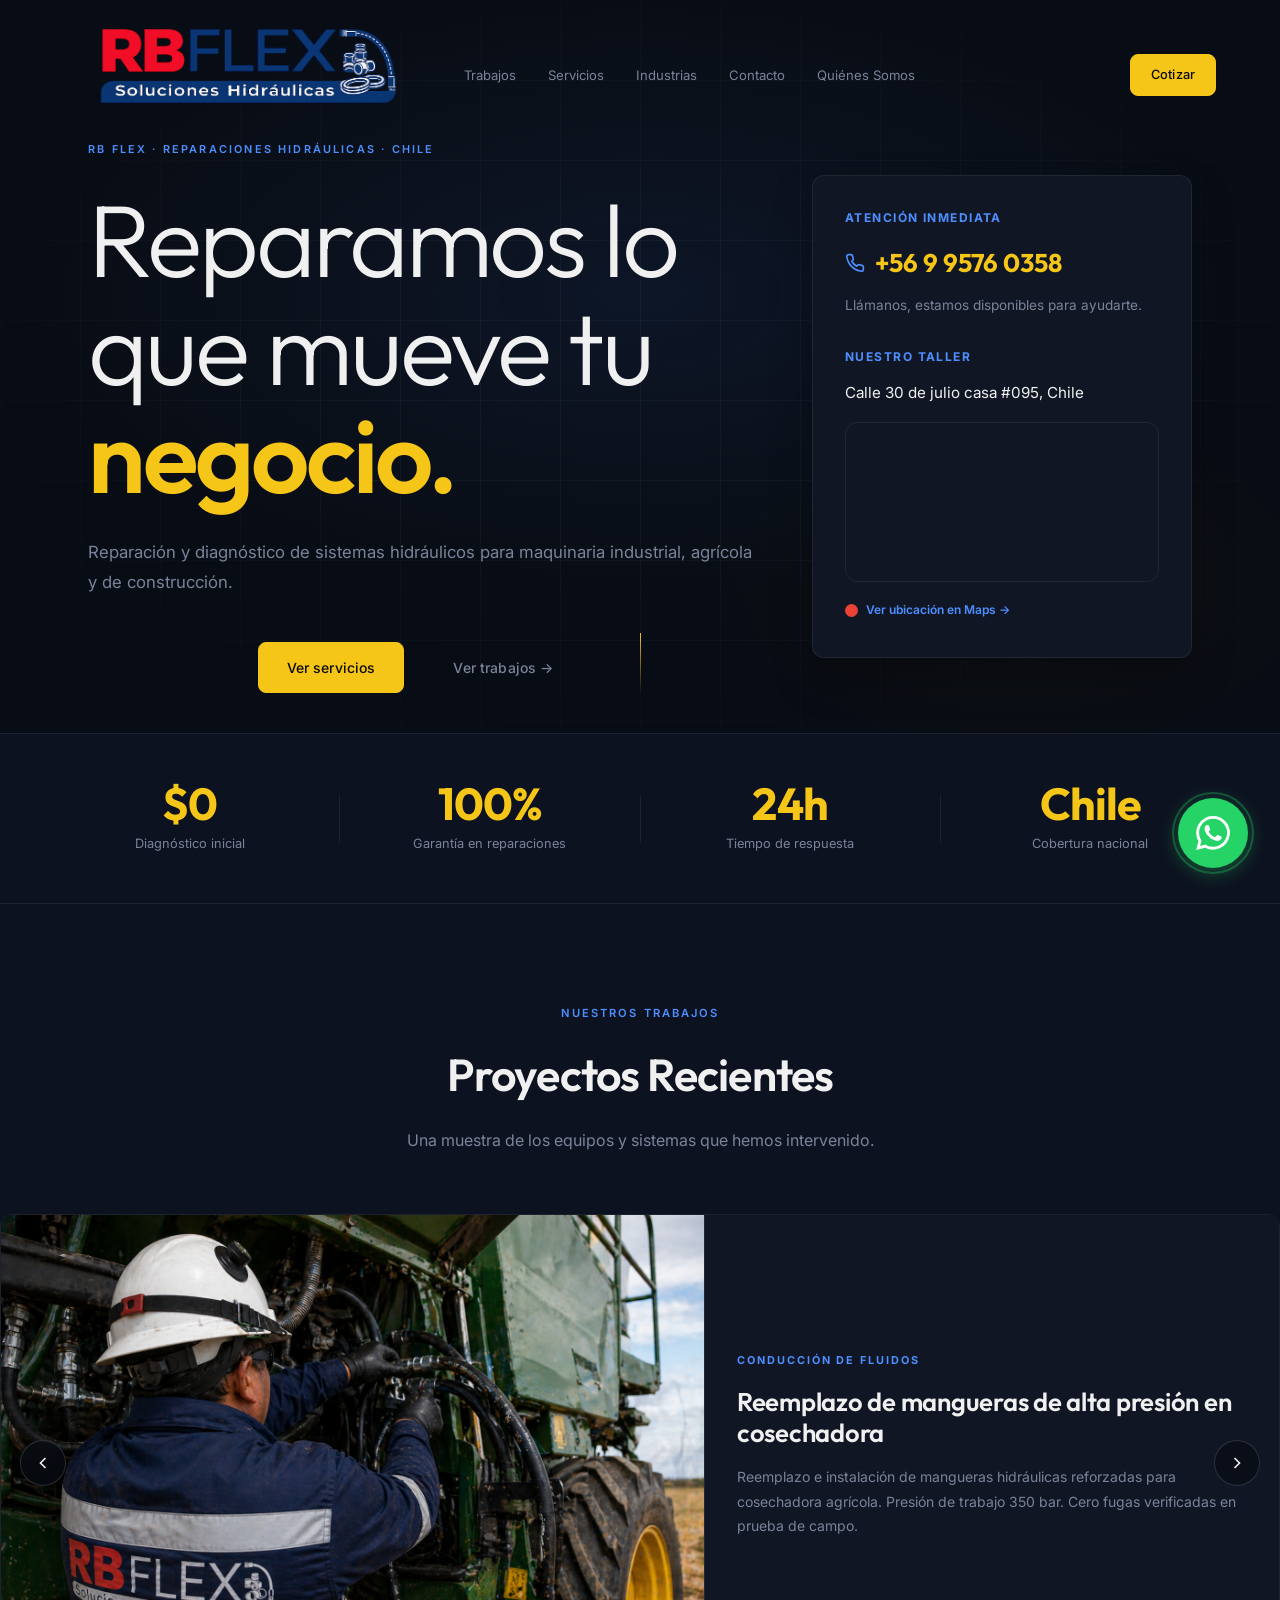
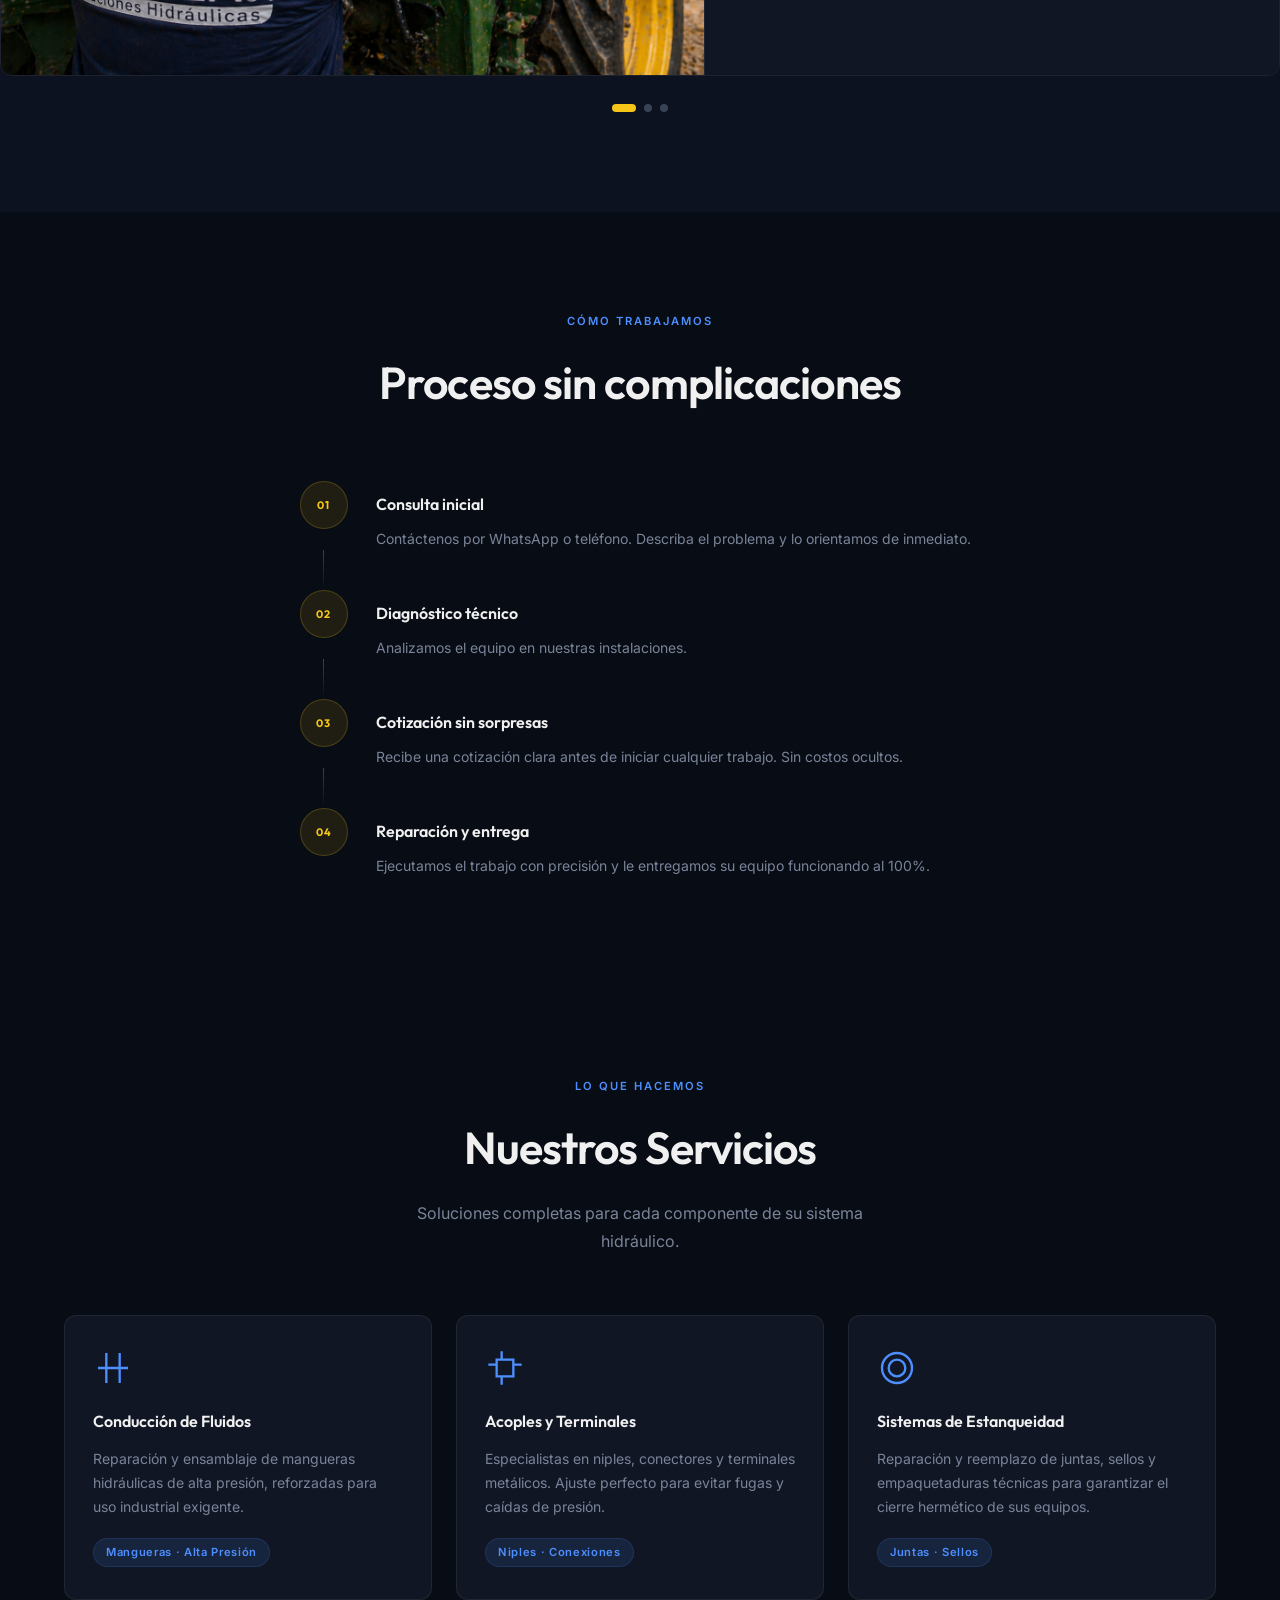
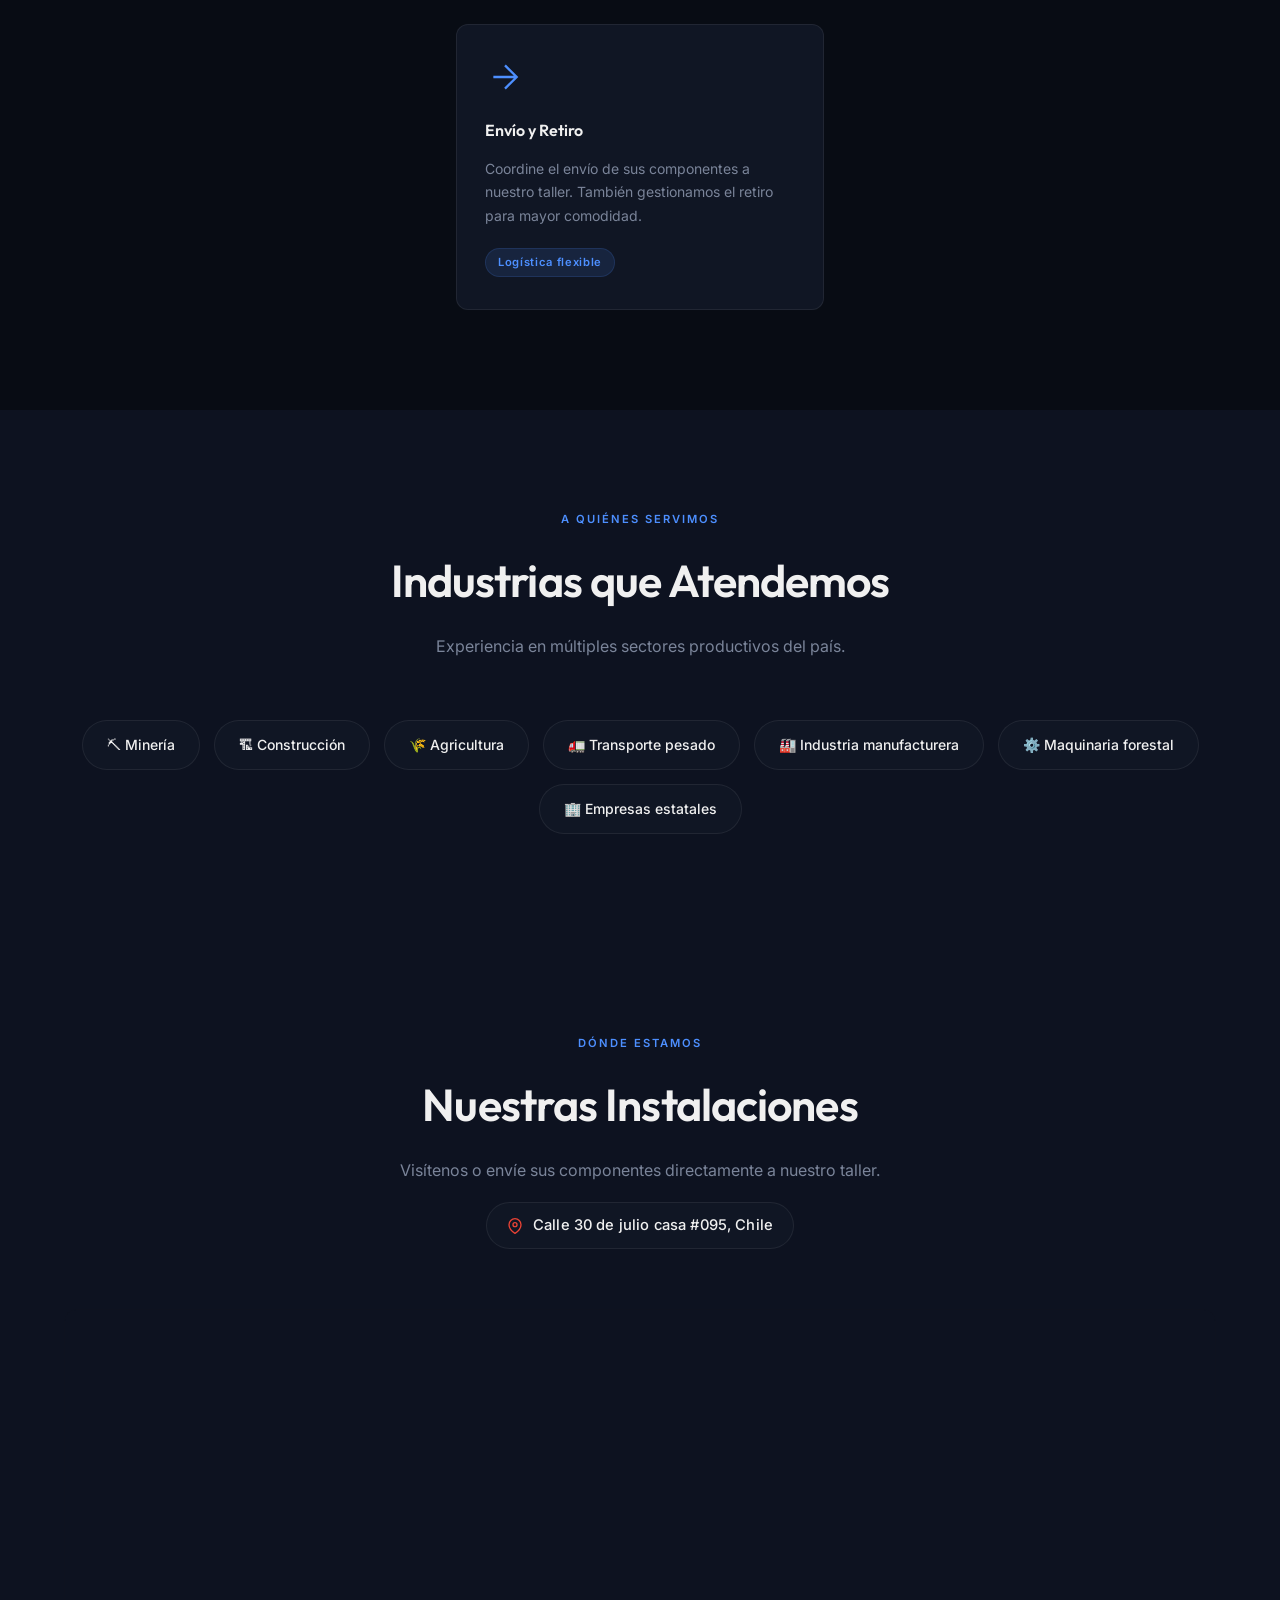
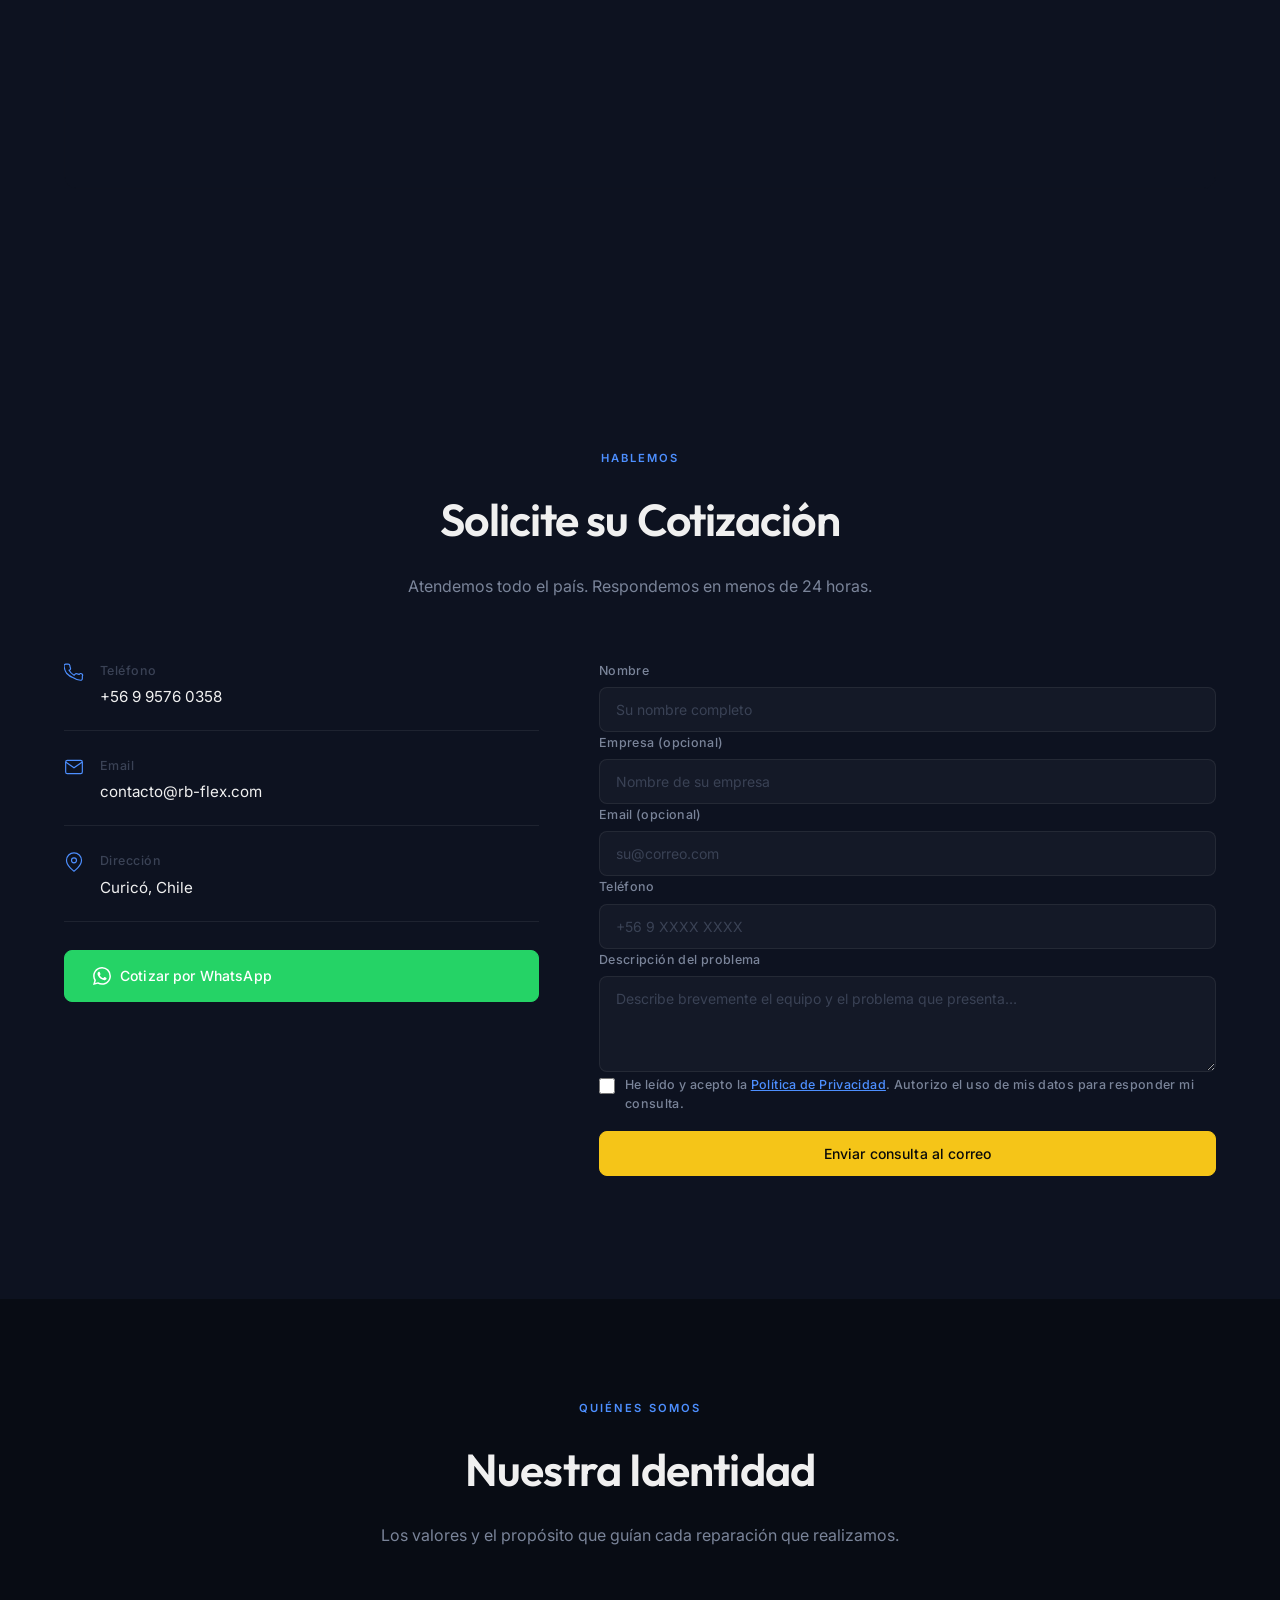
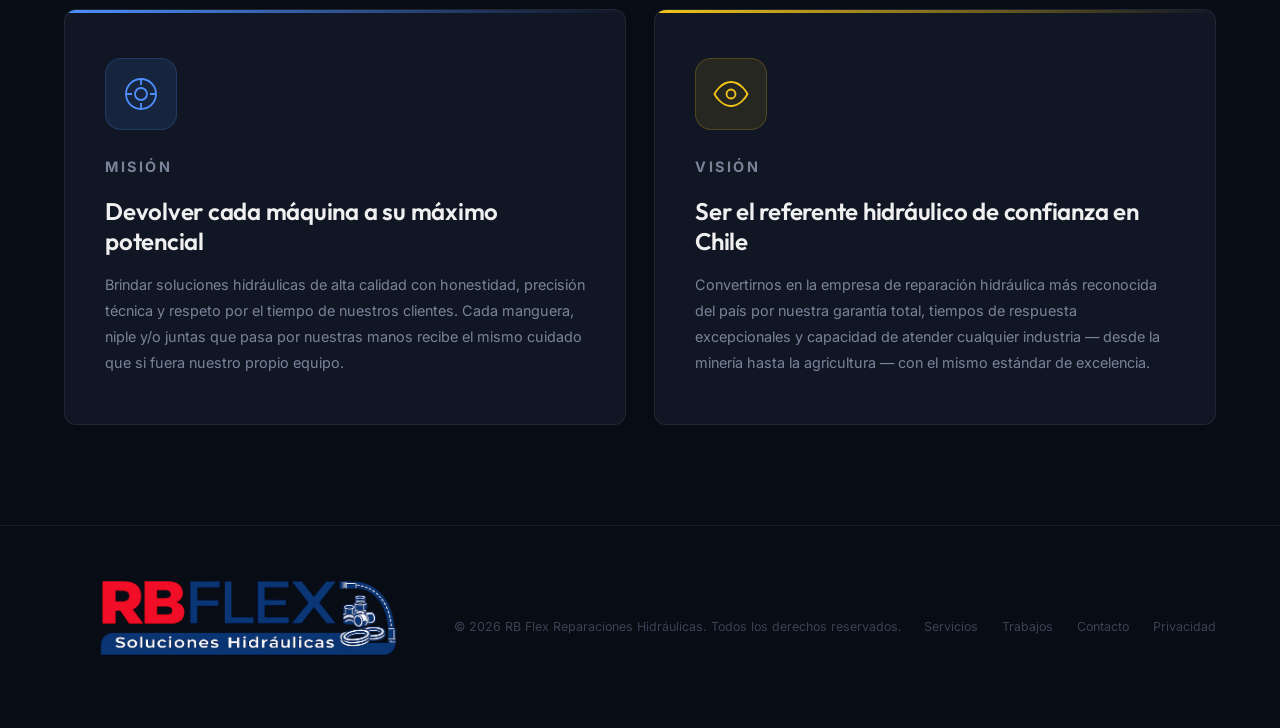
<file: index.html>
<!DOCTYPE html>
<html lang="es-CL">
<head>
  <meta charset="UTF-8" />
  <meta name="viewport" content="width=device-width, initial-scale=1.0" />

  <!-- ═══════════════════════════════════════════
       SEO PRIMARIO
  ═══════════════════════════════════════════ -->
  <title>RB Flex | Reparación Hidráulica en Chile — Cilindros, Bombas y Centrales</title>
  <meta name="description" content="RB Flex: reparación de cilindros, bombas y centrales hidráulicas en Chile. Diagnóstico sin costo, garantía 100%, atención en terreno. ¡Cotiza ahora!" />
  <meta name="keywords" content="reparación hidráulica Chile, reparación hidráulica Curicó, mangueras hidráulicas alta presión, niples hidráulicos, sellos hidráulicos, cilindros hidráulicos, bombas hidráulicas, centrales hidráulicas, servicio hidráulico Maule, reparacion maquinaria pesada, RB Flex" />
  <meta name="geo.region" content="CL-ML" />
  <meta name="geo.placename" content="Curicó" />
  <meta name="geo.position" content="-35.063111;-71.175611" />
  <meta name="ICBM" content="-35.063111, -71.175611" />
  <meta name="robots" content="index, follow, max-snippet:-1, max-image-preview:large, max-video-preview:-1" />
  <meta name="author" content="RB Flex Reparaciones Hidráulicas" />
  <link rel="canonical" href="https://rb-flex.com/" />
  <link rel="icon" type="image/svg+xml" href="favicon.svg" />
  <link rel="alternate icon" href="favicon.svg" />
  <meta name="theme-color" content="#080c14" />

  <!-- ═══════════════════════════════════════════
       OPEN GRAPH (Facebook, LinkedIn, WhatsApp)
  ═══════════════════════════════════════════ -->
  <meta property="og:type" content="website" />
  <meta property="og:locale" content="es_CL" />
  <meta property="og:site_name" content="RB Flex" />
  <meta property="og:title" content="RB Flex | Reparación Hidráulica en Chile" />
  <meta property="og:description" content="Reparación de cilindros, bombas y centrales hidráulicas. Diagnóstico sin costo. Atendemos todo Chile." />
  <meta property="og:url" content="https://rb-flex.com/" />
  <meta property="og:image" content="https://rb-flex.com/images/ogimage.png" />
  <meta property="og:image:width" content="1536" />
  <meta property="og:image:height" content="1024" />
  <meta property="og:image:alt" content="RB Flex — Soluciones Hidráulicas" />
  <meta name="twitter:image" content="https://rb-flex.com/images/ogimage.png" />

  <!-- ═══════════════════════════════════════════
       TWITTER / X CARD
  ═══════════════════════════════════════════ -->
  <meta name="twitter:card" content="summary_large_image" />
  <meta name="twitter:title" content="RB Flex | Reparación Hidráulica Chile" />
  <meta name="twitter:description" content="Reparación de mangueras, sellos, niples y sistemas hidráulicos en Curicó. Diagnóstico sin costo. Atendemos todo Chile." />

  <!-- ═══════════════════════════════════════════
       DATOS ESTRUCTURADOS — JSON-LD
       (LocalBusiness + Services + FAQ)
  ═══════════════════════════════════════════ -->
  <script type="application/ld+json">
  {
    "@context": "https://schema.org",
    "@graph": [
      {
        "@type": "LocalBusiness",
        "@id": "https://rb-flex.com/#business",
        "name": "RB Flex Reparaciones Hidráulicas",
        "alternateName": "RB Flex",
        "description": "Empresa especializada en reparación de sistemas hidráulicos: cilindros, bombas, centrales y motores hidráulicos. Diagnóstico sin costo, garantía total y atención en terreno.",
        "url": "https://rb-flex.com/",
        "telephone": ["+56-9-9576-0358"],
        "email": "contacto@rb-flex.com",
        "foundingDate": "2024",
        "priceRange": "$$",
        "currenciesAccepted": "CLP",
        "paymentAccepted": "Efectivo, Transferencia bancaria",
        "areaServed": {
          "@type": "Country",
          "name": "Chile"
        },
        "address": {
          "@type": "PostalAddress",
          "streetAddress": "Calle 30 de Julio #095",
          "addressLocality": "Curicó",
          "addressRegion": "Región del Maule",
          "addressCountry": "CL"
        },
        "geo": {
          "@type": "GeoCoordinates",
          "latitude": "-35.063111",
          "longitude": "-71.175611"
        },
        "openingHoursSpecification": [
          {
            "@type": "OpeningHoursSpecification",
            "dayOfWeek": ["Monday","Tuesday","Wednesday","Thursday","Friday"],
            "opens": "08:00",
            "closes": "18:00"
          }
        ],
        "sameAs": [
          "https://wa.me/56995760378"
        ],
        "hasOfferCatalog": {
          "@type": "OfferCatalog",
          "name": "Servicios Hidráulicos",
          "itemListElement": [
            {
              "@type": "Offer",
              "itemOffered": {
                "@type": "Service",
                "name": "Reparación de Mangueras Hidráulicas",
                "description": "Reparación y ensamblaje de mangueras hidráulicas de alta presión, reforzadas para uso industrial exigente."
              }
            },
            {
              "@type": "Offer",
              "itemOffered": {
                "@type": "Service",
                "name": "Acoples y Terminales Hidráulicos",
                "description": "Reparación y reemplazo de niples, conectores y terminales metálicos para evitar fugas y caídas de presión."
              }
            },
            {
              "@type": "Offer",
              "itemOffered": {
                "@type": "Service",
                "name": "Sistemas de Estanqueidad",
                "description": "Reparación y reemplazo de juntas, sellos y empaquetaduras técnicas para garantizar el cierre hermético de equipos hidráulicos."
              }
            },
            {
              "@type": "Offer",
              "itemOffered": {
                "@type": "Service",
                "name": "Retiro y Entrega de Componentes",
                "description": "Coordinación de retiro de componentes hidráulicos desde faena o planta, reparación en taller y devolución a domicilio."
              }
            },
            {
              "@type": "Offer",
              "itemOffered": {
                "@type": "Service",
                "name": "Diagnóstico Hidráulico sin costo",
                "description": "Evaluación completa del sistema hidráulico sin cargo, con informe técnico detallado."
              }
            }
          ]
        }
      },
      {
        "@type": "FAQPage",
        "mainEntity": [
          {
            "@type": "Question",
            "name": "¿Cuánto cuesta el diagnóstico hidráulico?",
            "acceptedAnswer": {
              "@type": "Answer",
              "text": "El diagnóstico es completamente sin costo. Evaluamos su equipo y le entregamos un informe técnico detallado antes de cualquier compromiso."
            }
          },
          {
            "@type": "Question",
            "name": "¿Cómo hago llegar mis piezas para la reparación?",
            "acceptedAnswer": {
              "@type": "Answer",
              "text": "Puede enviar sus componentes directamente a nuestro taller. También coordinamos el retiro. Contáctenos por WhatsApp para organizar la logística."
            }
          },
          {
            "@type": "Question",
            "name": "¿Tienen garantía en las reparaciones?",
            "acceptedAnswer": {
              "@type": "Answer",
              "text": "Sí, todas nuestras reparaciones tienen garantía del 100%. Solo utilizamos repuestos certificados de calidad."
            }
          },
          {
            "@type": "Question",
            "name": "¿Qué industrias atienden?",
            "acceptedAnswer": {
              "@type": "Answer",
              "text": "Atendemos industrias de minería, construcción, agricultura, transporte pesado, manufactura y empresas del sector público en todo Chile."
            }
          }
        ]
      }
    ]
  }
  </script>

  <!-- ═══════════════════════════════════════════
       RENDIMIENTO
  ═══════════════════════════════════════════ -->
  <link rel="preconnect" href="https://fonts.googleapis.com" />
  <link rel="preconnect" href="https://fonts.gstatic.com" crossorigin />
  <link rel="preload" as="style" href="https://fonts.googleapis.com/css2?family=Inter:wght@300;400;500;600&family=Outfit:wght@300;400;600;700&display=swap" />
  <link href="https://fonts.googleapis.com/css2?family=Inter:wght@300;400;500;600&family=Outfit:wght@300;400;600;700&display=swap" rel="stylesheet" />
  <link rel="stylesheet" href="styles.css" />
</head>
<body>

  <!-- ───────────── NAVBAR ───────────── -->
  <header class="navbar" id="navbar">
    <div class="nav-inner">
      <div class="nav-logo"><a href="#hero" class="logo" id="site-logo">
        <img src="images/rbflexlogo.png" alt="RB Flex" class="logo-nav">
      </a></div>
      <nav class="nav-links">
        <a href="#trabajos">Trabajos</a>
        <a href="#servicios">Servicios</a>
        <a href="#industrias">Industrias</a>
        <a href="#contacto">Contacto</a>
        <a href="#mision-vision">Quiénes Somos</a>
      </nav>
      <div class="nav-cta-wrap"><a href="#contacto" class="btn btn-primary nav-cta">Cotizar</a></div>
    </div>
  </header>

  <!-- ───────────── HERO ───────────── -->
  <section class="hero" id="hero">
    <div class="hero-bg"></div>
    <div class="container hero-container">
      <div class="hero-layout">
        <div class="hero-content">
          <p class="hero-eyebrow reveal">RB FLEX · REPARACIONES HIDRÁULICAS · CHILE</p>
          <h1 class="hero-title reveal reveal-delay-1">
            Reparamos lo<br />que mueve tu<br /><span class="accent">negocio.</span>
          </h1>
          <p class="hero-sub reveal reveal-delay-2">
            Reparación y diagnóstico de sistemas hidráulicos para maquinaria industrial, agrícola y de construcción.
          </p>
          <div class="hero-actions reveal reveal-delay-3">
            <a href="#servicios" class="btn btn-primary">Ver servicios</a>
            <a href="#trabajos" class="btn btn-ghost">Ver trabajos →</a>
          </div>
        </div>

        <div class="hero-quick-contact reveal reveal-delay-3">
          <div class="quick-contact-card">
            <div class="q-contact-item">
              <span class="q-label">ATENCIÓN INMEDIATA</span>
              <div class="q-phones">
                <a href="tel:+56995760358" class="q-phone" aria-label="Llamar al +56 9 9576 0358">
                  <svg class="q-phone-icon" viewBox="0 0 24 24" width="20" height="20" fill="none" stroke="currentColor" stroke-width="2" stroke-linecap="round" stroke-linejoin="round" aria-hidden="true">
                    <path d="M22 16.92v3a2 2 0 0 1-2.18 2 19.79 19.79 0 0 1-8.63-3.07 19.5 19.5 0 0 1-6-6 19.79 19.79 0 0 1-3.07-8.67A2 2 0 0 1 4.11 2h3a2 2 0 0 1 2 1.72c.13.96.37 1.9.72 2.81a2 2 0 0 1-.45 2.11L8.09 9.91a16 16 0 0 0 6 6l1.27-1.27a2 2 0 0 1 2.11-.45c.91.35 1.85.59 2.81.72A2 2 0 0 1 22 16.92z"/>
                  </svg>
                  <span>+56 9 9576 0358</span>
                </a>
              </div>
              <p class="q-sub">Llámanos, estamos disponibles para ayudarte.</p>
            </div>
            <div class="q-map-box">
              <span class="q-label">NUESTRO TALLER</span>
              <p class="q-address">Calle 30 de julio casa #095, Chile</p>
              <div class="q-map-embed map-clickable">
                <iframe
                  src="https://maps.google.com/maps?q=-35.0643010,-71.1740284&hl=es&z=17&output=embed"
                  width="100%" height="140" style="border:0;" allowfullscreen="" loading="lazy"
                  referrerpolicy="no-referrer-when-downgrade"
                  title="Mapa Calle 30 de julio"></iframe>
                <a class="map-overlay-link map-overlay-link--sm"
                   href="https://www.google.com/maps/dir/?api=1&destination=-35.0643010,-71.1740284"
                   target="_blank"
                   rel="noopener noreferrer"
                   aria-label="Abrir ubicación en Google Maps">
                  <span class="map-cta map-cta--sm">
                    <svg viewBox="0 0 24 24" fill="none" stroke="currentColor" stroke-width="2" stroke-linecap="round" stroke-linejoin="round" aria-hidden="true">
                      <path d="M21 10c0 7-9 13-9 13s-9-6-9-13a9 9 0 0 1 18 0z"/>
                      <circle cx="12" cy="10" r="3"/>
                    </svg>
                    Abrir
                  </span>
                </a>
              </div>
              <a href="https://www.google.com/maps/search/?api=1&query=-35.0643010,-71.1740284" target="_blank" rel="noopener noreferrer" class="q-map-link">Ver ubicación en Maps →</a>
            </div>
          </div>
        </div>
      </div>
    </div>
    <div class="hero-scroll-hint reveal reveal-delay-4">
      <span class="scroll-line"></span>
    </div>
  </section>

  <!-- ───────────── NÚMEROS ───────────── -->
  <section class="section-numbers reveal">
    <div class="container numbers-grid">
      <div class="num-item">
        <span class="num-val">$0</span>
        <span class="num-label">Diagnóstico inicial</span>
      </div>
      <div class="num-divider"></div>
      <div class="num-item">
        <span class="num-val">100%</span>
        <span class="num-label">Garantía en reparaciones</span>
      </div>
      <div class="num-divider"></div>
      <div class="num-item">
        <span class="num-val">24h</span>
        <span class="num-label">Tiempo de respuesta</span>
      </div>
      <div class="num-divider"></div>
      <div class="num-item">
        <span class="num-val">Chile</span>
        <span class="num-label">Cobertura nacional</span>
      </div>
    </div>
  </section>

  <!-- ───────────── TRABAJOS / SLIDER ───────────── -->
  <section class="section section-dark" id="trabajos">
    <div class="container">
      <div class="section-header reveal">
        <p class="label">NUESTROS TRABAJOS</p>
        <h2>Proyectos Recientes</h2>
        <p class="section-sub">Una muestra de los equipos y sistemas que hemos intervenido.</p>
      </div>
    </div>

    <!-- Slider (full-bleed) -->
    <div class="slider-wrapper reveal">
      <div class="slider-track" id="sliderTrack">

        <div class="slide">
          <div class="slide-img slide-img--1"></div>
          <div class="slide-info">
            <span class="slide-cat">Conducción de Fluidos</span>
            <h3 class="slide-title">Reemplazo de mangueras de alta presión en cosechadora</h3>
            <p class="slide-desc">Reemplazo e instalación de mangueras hidráulicas reforzadas para cosechadora agrícola. Presión de trabajo 350 bar. Cero fugas verificadas en prueba de campo.</p>
          </div>
        </div>

        <div class="slide">
          <div class="slide-img slide-img--2"></div>
          <div class="slide-info">
            <span class="slide-cat">Acoples y Terminales</span>
            <h3 class="slide-title">Renovación de niples y conectores en camión minero</h3>
            <p class="slide-desc">Reemplazo completo de acoples rápidos, niples y terminales metálicos en circuito hidráulico de camión de extracción. Sin caída de presión tras intervención.</p>
          </div>
        </div>

        <div class="slide">
          <div class="slide-img slide-img--3"></div>
          <div class="slide-info">
            <span class="slide-cat">Sistemas de Estanqueidad</span>
            <h3 class="slide-title">Sellado integral de cilindro de grúa de construcción</h3>
            <p class="slide-desc">Diagnóstico de fuga, cambio de juntas tóricas y empaquetaduras técnicas de alta temperatura. Prueba de estanqueidad al 100% superada. Entrega en 24 hs.</p>
          </div>
        </div>


      </div><!-- /slider-track -->

      <!-- Controls -->
      <button class="slider-btn slider-btn--prev" id="sliderPrev" aria-label="Anterior">
        <svg viewBox="0 0 24 24" fill="none" stroke="currentColor" stroke-width="2"><polyline points="15 18 9 12 15 6"/></svg>
      </button>
      <button class="slider-btn slider-btn--next" id="sliderNext" aria-label="Siguiente">
        <svg viewBox="0 0 24 24" fill="none" stroke="currentColor" stroke-width="2"><polyline points="9 18 15 12 9 6"/></svg>
      </button>

      <!-- Dots -->
      <div class="slider-dots" id="sliderDots">
        <button class="dot active" data-idx="0" aria-label="Slide 1"></button>
        <button class="dot" data-idx="1" aria-label="Slide 2"></button>
        <button class="dot" data-idx="2" aria-label="Slide 3"></button>
      </div>
    </div><!-- /slider-wrapper -->
  </section>

  <!-- ───────────── PROCESO ───────────── -->
  <section class="section" id="proceso">
    <div class="container">
      <div class="section-header reveal">
        <p class="label">CÓMO TRABAJAMOS</p>
        <h2>Proceso sin complicaciones</h2>
      </div>
      <div class="steps">
        <div class="step reveal">
          <div class="step-num">01</div>
          <div class="step-content">
            <h3>Consulta inicial</h3>
            <p>Contáctenos por WhatsApp o teléfono. Describa el problema y lo orientamos de inmediato.</p>
          </div>
        </div>
        <div class="step-connector reveal"></div>
        <div class="step reveal reveal-delay-1">
          <div class="step-num">02</div>
          <div class="step-content">
            <h3>Diagnóstico técnico</h3>
            <p>Analizamos el equipo en nuestras instalaciones.</p>
          </div>
        </div>
        <div class="step-connector reveal reveal-delay-1"></div>
        <div class="step reveal reveal-delay-2">
          <div class="step-num">03</div>
          <div class="step-content">
            <h3>Cotización sin sorpresas</h3>
            <p>Recibe una cotización clara antes de iniciar cualquier trabajo. Sin costos ocultos.</p>
          </div>
        </div>
        <div class="step-connector reveal reveal-delay-2"></div>
        <div class="step reveal reveal-delay-3">
          <div class="step-num">04</div>
          <div class="step-content">
            <h3>Reparación y entrega</h3>
            <p>Ejecutamos el trabajo con precisión y le entregamos su equipo funcionando al 100%.</p>
          </div>
        </div>
      </div>
    </div>
  </section>

  <!-- ───────────── SERVICIOS ───────────── -->
  <section class="section" id="servicios">
    <div class="container">
      <div class="section-header reveal">
        <p class="label">LO QUE HACEMOS</p>
        <h2>Nuestros Servicios</h2>
        <p class="section-sub">Soluciones completas para cada componente de su sistema hidráulico.</p>
      </div>
      <div class="cards-grid">
        <div class="card reveal">
          <div class="card-icon">
            <svg viewBox="0 0 24 24" fill="none" stroke="currentColor" stroke-width="1.4"><path d="M8 3v18M16 3v18M3 12h18"/></svg>
          </div>
          <h3>Conducción de Fluidos</h3>
          <p>Reparación y ensamblaje de mangueras hidráulicas de alta presión, reforzadas para uso industrial exigente.</p>
          <span class="card-tag">Mangueras · Alta Presión</span>
        </div>
        <div class="card reveal">
          <div class="card-icon">
            <svg viewBox="0 0 24 24" fill="none" stroke="currentColor" stroke-width="1.4"><path d="M7 7h10v10H7zM10 2v5M10 17v5M2 10h5M17 10h5"/></svg>
          </div>
          <h3>Acoples y Terminales</h3>
          <p>Especialistas en niples, conectores y terminales metálicos. Ajuste perfecto para evitar fugas y caídas de presión.</p>
          <span class="card-tag">Niples · Conexiones</span>
        </div>
        <div class="card reveal">
          <div class="card-icon">
            <svg viewBox="0 0 24 24" fill="none" stroke="currentColor" stroke-width="1.4"><circle cx="12" cy="12" r="9"/><circle cx="12" cy="12" r="5"/></svg>
          </div>
          <h3>Sistemas de Estanqueidad</h3>
          <p>Reparación y reemplazo de juntas, sellos y empaquetaduras técnicas para garantizar el cierre hermético de sus equipos.</p>
          <span class="card-tag">Juntas · Sellos</span>
        </div>
        <div class="card ghost-card"></div>
        <div class="card reveal">
          <div class="card-icon">
            <svg viewBox="0 0 24 24" fill="none" stroke="currentColor" stroke-width="1.4"><path d="M5 12h14M12 5l7 7-7 7"/></svg>
          </div>
          <h3>Envío y Retiro</h3>
          <p>Coordine el envío de sus componentes a nuestro taller. También gestionamos el retiro para mayor comodidad.</p>
          <span class="card-tag">Logística flexible</span>
        </div>
      </div>
    </div>
  </section>

  <!-- ───────────── INDUSTRIAS ───────────── -->
  <section class="section section-dark" id="industrias">
    <div class="container">
      <div class="section-header reveal">
        <p class="label">A QUIÉNES SERVIMOS</p>
        <h2>Industrias que Atendemos</h2>
        <p class="section-sub">Experiencia en múltiples sectores productivos del país.</p>
      </div>
      <div class="industries-wrap">
        <div class="industry-tag reveal">⛏ Minería</div>
        <div class="industry-tag reveal reveal-delay-1">🏗 Construcción</div>
        <div class="industry-tag reveal reveal-delay-2">🌾 Agricultura</div>
        <div class="industry-tag reveal reveal-delay-3">🚛 Transporte pesado</div>
        <div class="industry-tag reveal">🏭 Industria manufacturera</div>
        <div class="industry-tag reveal reveal-delay-2">⚙️ Maquinaria forestal</div>
        <div class="industry-tag reveal reveal-delay-3">🏢 Empresas estatales</div>
      </div>
    </div>
  </section>


  <!-- ───────────── UBICACIÓN / MAPA ───────────── -->
  <section class="section section-dark" id="ubicacion">
    <div class="container">
      <div class="section-header reveal">
        <p class="label">DÓNDE ESTAMOS</p>
        <h2>Nuestras Instalaciones</h2>
        <p class="section-sub">Visítenos o envíe sus componentes directamente a nuestro taller.</p>
        <p class="facility-address">
          <svg viewBox="0 0 24 24" fill="none" stroke="currentColor" stroke-width="2" stroke-linecap="round" stroke-linejoin="round" aria-hidden="true">
            <path d="M21 10c0 7-9 13-9 13s-9-6-9-13a9 9 0 0 1 18 0z"/>
            <circle cx="12" cy="10" r="3"/>
          </svg>
          Calle 30 de julio casa #095, Chile
        </p>
      </div>
    </div>
    <div class="map-wrapper reveal">
      <div class="map-clickable">
        <iframe
          id="mapa-instalaciones"
          src="https://maps.google.com/maps?q=-35.0643010,-71.1740284&hl=es&z=17&output=embed"
          width="100%"
          height="480"
          style="border:0;"
          allowfullscreen=""
          loading="lazy"
          referrerpolicy="no-referrer-when-downgrade"
          title="Ubicación de RB Flex"
          aria-label="Mapa de ubicación de RB Flex"
        ></iframe>
        <a class="map-overlay-link"
           href="https://www.google.com/maps/dir/?api=1&destination=-35.0643010,-71.1740284"
           target="_blank"
           rel="noopener noreferrer"
           aria-label="Abrir ubicación en Google Maps">
          <span class="map-cta">
            <svg viewBox="0 0 24 24" fill="none" stroke="currentColor" stroke-width="2" stroke-linecap="round" stroke-linejoin="round" aria-hidden="true">
              <path d="M21 10c0 7-9 13-9 13s-9-6-9-13a9 9 0 0 1 18 0z"/>
              <circle cx="12" cy="10" r="3"/>
            </svg>
            Abrir en Google Maps
          </span>
        </a>
      </div>
    </div>
  </section>

  <!-- ───────────── CONTACTO ───────────── -->
  <section class="section section-dark" id="contacto">
    <div class="container">
      <div class="section-header reveal">
        <p class="label">HABLEMOS</p>
        <h2>Solicite su Cotización</h2>
        <p class="section-sub">Atendemos todo el país. Respondemos en menos de 24 horas.</p>
      </div>
      <div class="contact-grid">
        <div class="contact-info reveal">
          <div class="contact-item">
            <svg viewBox="0 0 24 24" fill="none" stroke="currentColor" stroke-width="1.4"><path d="M22 16.92v3a2 2 0 01-2.18 2 19.79 19.79 0 01-8.63-3.07A19.5 19.5 0 013.07 13.5 19.79 19.79 0 010 4.82 2 2 0 012 2.64h3a2 2 0 012 1.72 12.84 12.84 0 00.7 2.81 2 2 0 01-.45 2.11L6.09 9.91a16 16 0 006 6l1.27-1.27a2 2 0 012.11-.45 12.84 12.84 0 002.81.7A2 2 0 0122 16.92z"/></svg>
            <div>
              <strong>Teléfono</strong>
              <div class="contact-phones">
                <a href="tel:+56995760358">+56 9 9576 0358</a>
              </div>
            </div>
          </div>
          <div class="contact-item">
            <svg viewBox="0 0 24 24" fill="none" stroke="currentColor" stroke-width="1.4"><path d="M4 4h16c1.1 0 2 .9 2 2v12c0 1.1-.9 2-2 2H4c-1.1 0-2-.9-2-2V6c0-1.1.9-2 2-2z"/><polyline points="22,6 12,13 2,6"/></svg>
            <div>
              <strong>Email</strong>
              <a href="mailto:contacto@rb-flex.com">contacto@rb-flex.com</a>
            </div>
          </div>
          <div class="contact-item">
            <svg viewBox="0 0 24 24" fill="none" stroke="currentColor" stroke-width="1.4"><path d="M21 10c0 7-9 13-9 13s-9-6-9-13a9 9 0 0118 0z"/><circle cx="12" cy="10" r="3"/></svg>
            <div>
              <strong>Dirección</strong>
              <span>Curicó, Chile</span>
            </div>
          </div>
          <a id="cta-whatsapp" href="https://wa.me/56995760378?text=Hola%2C%20me%20gustar%C3%ADa%20solicitar%20una%20cotizaci%C3%B3n%20para%20reparaci%C3%B3n%20hidr%C3%A1ulica." target="_blank" rel="noopener noreferrer" class="btn btn-whatsapp reveal reveal-delay-1">
            <svg viewBox="0 0 24 24" fill="currentColor"><path d="M17.472 14.382c-.297-.149-1.758-.867-2.03-.967-.273-.099-.471-.148-.67.15-.197.297-.767.966-.94 1.164-.173.199-.347.223-.644.075-.297-.15-1.255-.463-2.39-1.475-.883-.788-1.48-1.761-1.653-2.059-.173-.297-.018-.458.13-.606.134-.133.298-.347.446-.52.149-.174.198-.298.298-.497.099-.198.05-.371-.025-.52-.075-.149-.669-1.612-.916-2.207-.242-.579-.487-.5-.669-.51-.173-.008-.371-.01-.57-.01-.198 0-.52.074-.792.372-.272.297-1.04 1.016-1.04 2.479 0 1.462 1.065 2.875 1.213 3.074.149.198 2.096 3.2 5.077 4.487.709.306 1.262.489 1.694.625.712.227 1.36.195 1.871.118.571-.085 1.758-.719 2.006-1.413.248-.694.248-1.289.173-1.413-.074-.124-.272-.198-.57-.347m-5.421 7.403h-.004a9.87 9.87 0 01-5.031-1.378l-.361-.214-3.741.982.998-3.648-.235-.374a9.86 9.86 0 01-1.51-5.26c.001-5.45 4.436-9.884 9.888-9.884 2.64 0 5.122 1.03 6.988 2.898a9.825 9.825 0 012.893 6.994c-.003 5.45-4.437 9.884-9.885 9.884m8.413-18.297A11.815 11.815 0 0012.05 0C5.495 0 .16 5.335.157 11.892c0 2.096.547 4.142 1.588 5.945L.057 24l6.305-1.654a11.882 11.882 0 005.683 1.448h.005c6.554 0 11.89-5.335 11.893-11.893a11.821 11.821 0 00-3.48-8.413z"/></svg>
            Cotizar por WhatsApp
          </a>
        </div>
        <div class="contact-form reveal reveal-delay-1">
          <form id="contact-form">
            <div class="field-group">
              <label for="nombre">Nombre</label>
              <input type="text" id="nombre" name="nombre" placeholder="Su nombre completo" required />
            </div>
            <div class="field-group">
              <label for="empresa">Empresa (opcional)</label>
              <input type="text" id="empresa" name="empresa" placeholder="Nombre de su empresa" />
            </div>
            <div class="field-group">
              <label for="email">Email (opcional)</label>
              <input type="email" id="email" name="email" placeholder="su@correo.com" />
            </div>
            <div class="field-group">
              <label for="tel">Teléfono</label>
              <input type="tel" id="tel" name="tel" placeholder="+56 9 XXXX XXXX" required />
            </div>
            <div class="field-group">
              <label for="mensaje">Descripción del problema</label>
              <textarea id="mensaje" name="mensaje" rows="4" placeholder="Describe brevemente el equipo y el problema que presenta…" required></textarea>
            </div>
            <div class="field-group consent-group">
              <label class="consent-label">
                <input type="checkbox" id="consent" name="consent" required />
                <span>He leído y acepto la <a href="privacidad.html" target="_blank" rel="noopener noreferrer">Política de Privacidad</a>. Autorizo el uso de mis datos para responder mi consulta.</span>
              </label>
            </div>
            <button type="submit" class="btn btn-primary full-width" id="submit-btn">Enviar consulta al correo</button>
            <p id="form-feedback" class="form-feedback" role="status" aria-live="polite"></p>
          </form>
        </div>
      </div>
    </div>
  </section>

  <!-- ───────────── MISIÓN Y VISIÓN ───────────── -->
  <section class="section" id="mision-vision">
    <div class="container">
      <div class="section-header reveal">
        <p class="label">QUIÉNES SOMOS</p>
        <h2>Nuestra Identidad</h2>
        <p class="section-sub">Los valores y el propósito que guían cada reparación que realizamos.</p>
      </div>
      <div class="mv-grid">

        <!-- MISIÓN -->
        <div class="mv-card reveal">
          <div class="mv-icon-wrap">
            <svg viewBox="0 0 24 24" fill="none" stroke="currentColor" stroke-width="1.2">
              <circle cx="12" cy="12" r="10"/>
              <circle cx="12" cy="12" r="4"/>
              <line x1="12" y1="2" x2="12" y2="6"/>
              <line x1="12" y1="18" x2="12" y2="22"/>
              <line x1="2" y1="12" x2="6" y2="12"/>
              <line x1="18" y1="12" x2="22" y2="12"/>
            </svg>
          </div>
          <p class="mv-tag">Misión</p>
          <h3>Devolver cada máquina a su máximo potencial</h3>
          <p>Brindar soluciones hidráulicas de alta calidad con honestidad, precisión técnica y respeto por el tiempo de nuestros clientes. Cada manguera, niple y/o juntas que pasa por nuestras manos recibe el mismo cuidado que si fuera nuestro propio equipo.</p>
        </div>

        <!-- VISIÓN -->
        <div class="mv-card reveal reveal-delay-1">
          <div class="mv-icon-wrap mv-icon-wrap--vision">
            <svg viewBox="0 0 24 24" fill="none" stroke="currentColor" stroke-width="1.2">
              <path d="M1 12s4-8 11-8 11 8 11 8-4 8-11 8-11-8-11-8z"/>
              <circle cx="12" cy="12" r="3"/>
            </svg>
          </div>
          <p class="mv-tag mv-tag--vision">Visión</p>
          <h3>Ser el referente hidráulico de confianza en Chile</h3>
          <p>Convertirnos en la empresa de reparación hidráulica más reconocida del país por nuestra garantía total, tiempos de respuesta excepcionales y capacidad de atender cualquier industria — desde la minería hasta la agricultura — con el mismo estándar de excelencia.</p>
        </div>

      </div>
    </div>
  </section>

  <!-- ───────────── FOOTER ───────────── -->
  <footer class="footer">
    <div class="container footer-inner">
      <a href="#hero" class="logo">
        <img src="images/rbflexlogo.png" alt="RB Flex" class="logo-nav">
      </a>
      <p class="footer-copy">© 2026 RB Flex Reparaciones Hidráulicas. Todos los derechos reservados.</p>
      <nav class="footer-links">
        <a href="#servicios">Servicios</a>
        <a href="#trabajos">Trabajos</a>
        <a href="#contacto">Contacto</a>
        <a href="privacidad.html">Privacidad</a>
      </nav>
    </div>
  </footer>

  <!-- ───────────── WHATSAPP BUBBLE ───────────── -->
  <a
    id="wa-bubble"
    href="https://wa.me/56995760378?text=Hola%2C%20me%20gustar%C3%ADa%20solicitar%20una%20cotizaci%C3%B3n%20para%20reparaci%C3%B3n%20hidr%C3%A1ulica."
    target="_blank"
    rel="noopener noreferrer"
    class="wa-bubble"
    aria-label="Contactar por WhatsApp"
  >
    <svg class="wa-icon" viewBox="0 0 24 24" fill="currentColor">
      <path d="M17.472 14.382c-.297-.149-1.758-.867-2.03-.967-.273-.099-.471-.148-.67.15-.197.297-.767.966-.94 1.164-.173.199-.347.223-.644.075-.297-.15-1.255-.463-2.39-1.475-.883-.788-1.48-1.761-1.653-2.059-.173-.297-.018-.458.13-.606.134-.133.298-.347.446-.52.149-.174.198-.298.298-.497.099-.198.05-.371-.025-.52-.075-.149-.669-1.612-.916-2.207-.242-.579-.487-.5-.669-.51-.173-.008-.371-.01-.57-.01-.198 0-.52.074-.792.372-.272.297-1.04 1.016-1.04 2.479 0 1.462 1.065 2.875 1.213 3.074.149.198 2.096 3.2 5.077 4.487.709.306 1.262.489 1.694.625.712.227 1.36.195 1.871.118.571-.085 1.758-.719 2.006-1.413.248-.694.248-1.289.173-1.413-.074-.124-.272-.198-.57-.347m-5.421 7.403h-.004a9.87 9.87 0 01-5.031-1.378l-.361-.214-3.741.982.998-3.648-.235-.374a9.86 9.86 0 01-1.51-5.26c.001-5.45 4.436-9.884 9.888-9.884 2.64 0 5.122 1.03 6.988 2.898a9.825 9.825 0 012.893 6.994c-.003 5.45-4.437 9.884-9.885 9.884m8.413-18.297A11.815 11.815 0 0012.05 0C5.495 0 .16 5.335.157 11.892c0 2.096.547 4.142 1.588 5.945L.057 24l6.305-1.654a11.882 11.882 0 005.683 1.448h.005c6.554 0 11.89-5.335 11.893-11.893a11.821 11.821 0 00-3.48-8.413z"/>
    </svg>
    <span class="wa-tooltip">¿Listo para cotizar?</span>
  </a>

  <script src="main.js" defer></script>
</body>
</html>
</file>
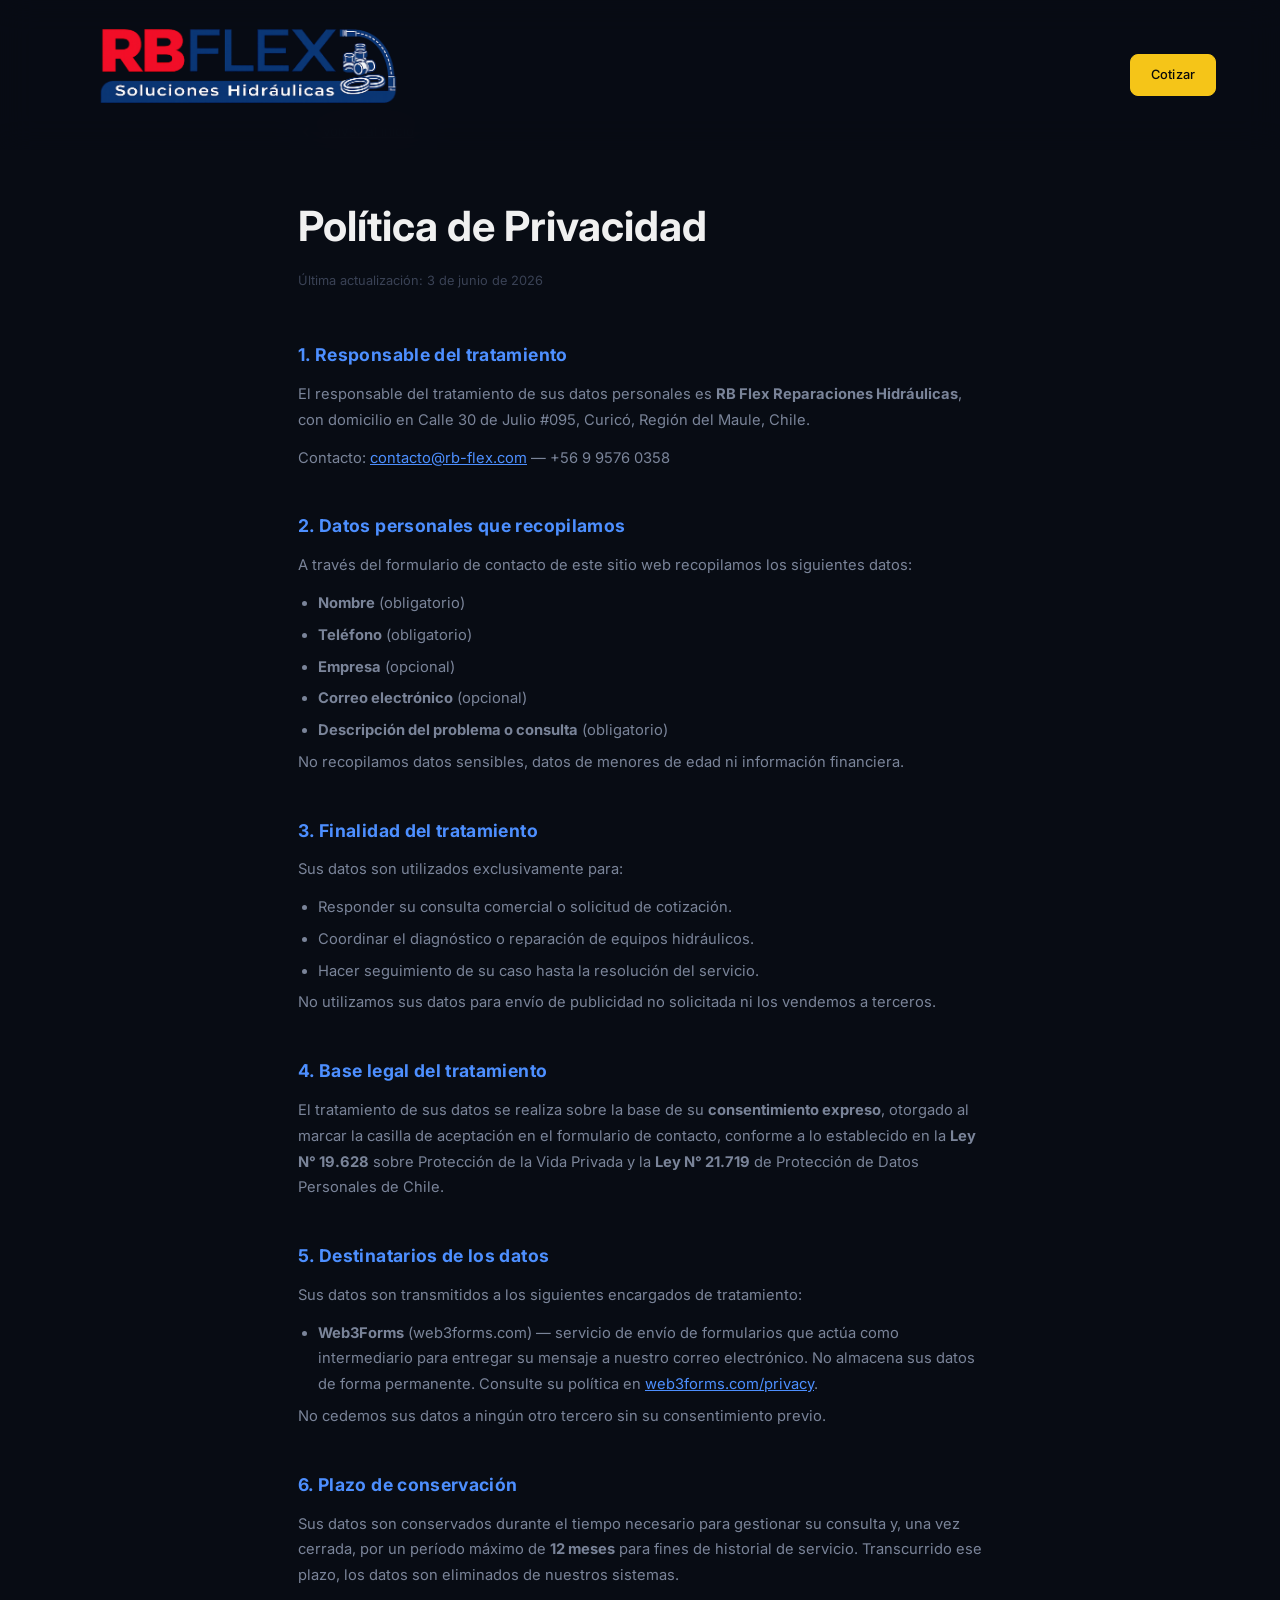
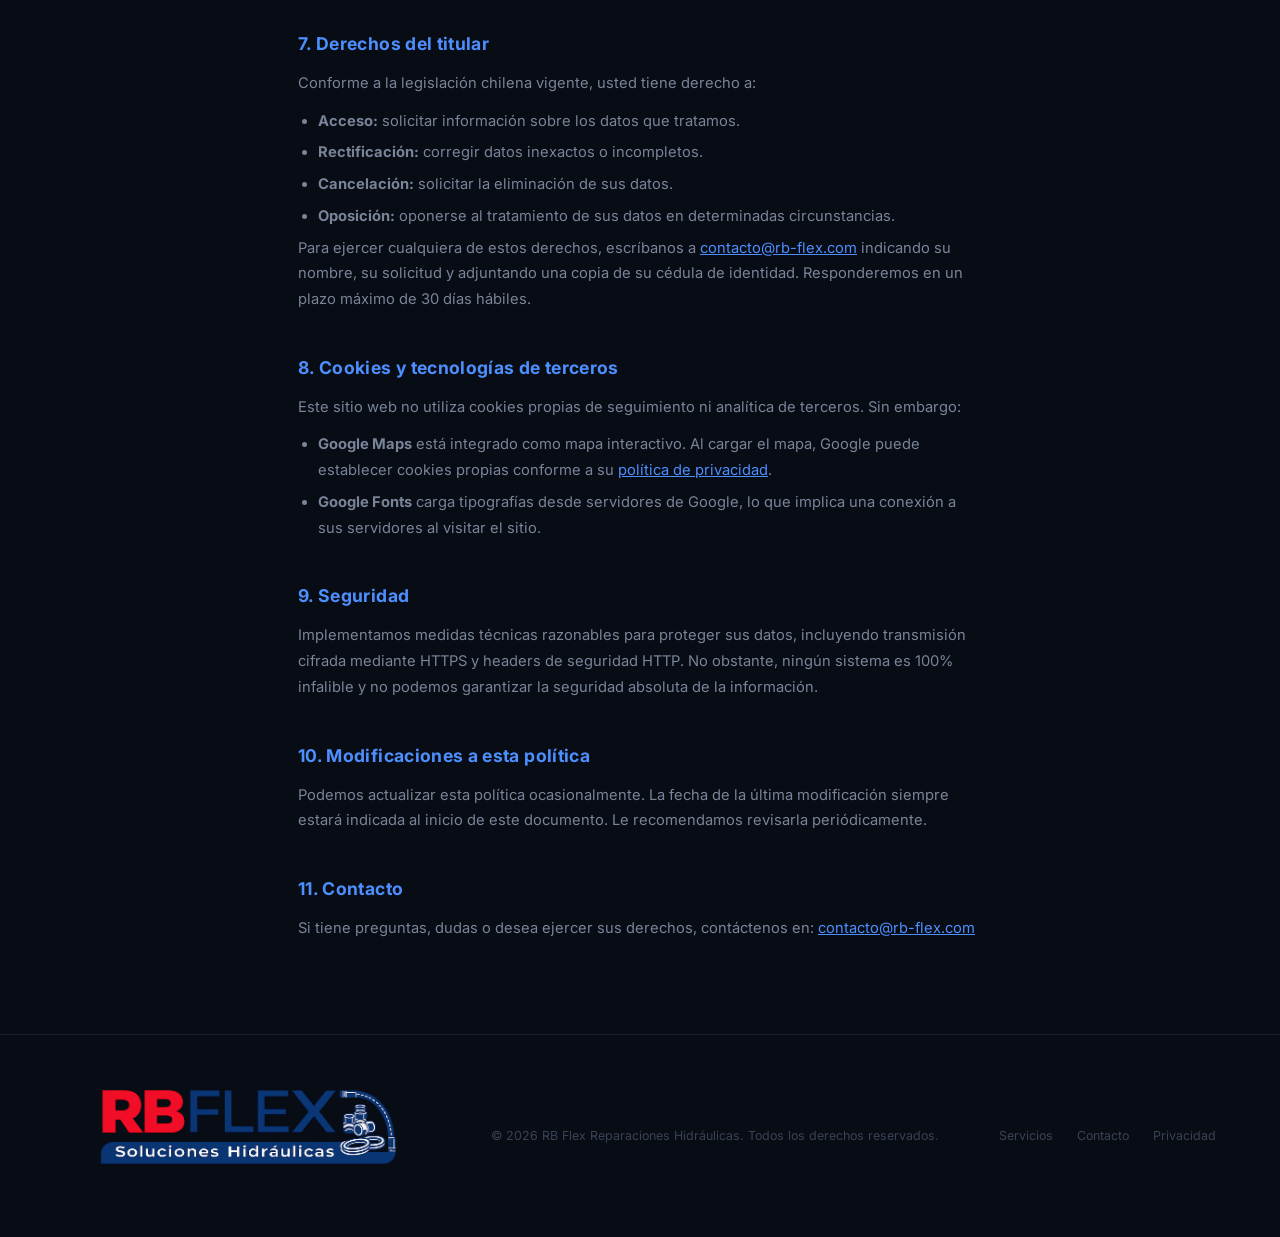
<file: privacidad.html>
<!DOCTYPE html>
<html lang="es-CL">
<head>
  <meta charset="UTF-8" />
  <meta name="viewport" content="width=device-width, initial-scale=1.0" />
  <title>Política de Privacidad | RB Flex</title>
  <meta name="description" content="Política de Privacidad de RB Flex Reparaciones Hidráulicas. Información sobre el tratamiento de datos personales conforme a la Ley 19.628 y Ley 21.719 de Chile." />
  <meta name="robots" content="noindex, follow" />
  <link rel="canonical" href="https://rb-flex.com/privacidad.html" />
  <link rel="icon" type="image/svg+xml" href="favicon.svg" />
  <meta name="theme-color" content="#080c14" />
  <link rel="preconnect" href="https://fonts.googleapis.com" />
  <link rel="preconnect" href="https://fonts.gstatic.com" crossorigin />
  <link href="https://fonts.googleapis.com/css2?family=Inter:wght@300;400;500;600&family=Outfit:wght@300;400;600;700&display=swap" rel="stylesheet" />
  <link rel="stylesheet" href="styles.css" />
  <style>
    .privacy-page { max-width: 780px; margin: 0 auto; padding: 120px clamp(24px, 5vw, 48px) 80px; }
    .privacy-page h1 { font-size: clamp(1.8rem, 4vw, 2.6rem); margin-bottom: 8px; }
    .privacy-page .updated { font-size: 0.8rem; color: var(--text-muted); margin-bottom: 48px; }
    .privacy-page h2 { font-size: 1.1rem; color: var(--accent); margin: 40px 0 12px; letter-spacing: 0.02em; }
    .privacy-page p, .privacy-page li { font-size: 0.92rem; color: var(--text-secondary); line-height: 1.75; margin-bottom: 12px; }
    .privacy-page ul { padding-left: 20px; }
    .privacy-page li { margin-bottom: 6px; }
    .privacy-page a { color: var(--accent); text-decoration: underline; }
    .privacy-page a:hover { color: var(--accent-2); }
    .privacy-page .back-link { display: inline-flex; align-items: center; gap: 8px; font-size: 0.85rem; color: var(--text-muted); margin-bottom: 48px; transition: color var(--transition); }
    .privacy-page .back-link:hover { color: var(--text-primary); text-decoration: none; }
  </style>
</head>
<body>

  <header class="navbar scrolled" id="navbar">
    <div class="nav-inner">
      <div class="nav-logo">
        <a href="/" class="logo">
          <img src="images/rbflexlogo.png" alt="RB Flex" class="logo-nav">
        </a>
      </div>
      <div class="nav-cta-wrap">
        <a href="/#contacto" class="btn btn-primary nav-cta">Cotizar</a>
      </div>
    </div>
  </header>

  <main class="privacy-page">

    <a href="/" class="back-link">
      <svg viewBox="0 0 24 24" fill="none" stroke="currentColor" stroke-width="2" width="16" height="16"><polyline points="15 18 9 12 15 6"/></svg>
      Volver al inicio
    </a>

    <h1>Política de Privacidad</h1>
    <p class="updated">Última actualización: 3 de junio de 2026</p>

    <h2>1. Responsable del tratamiento</h2>
    <p>
      El responsable del tratamiento de sus datos personales es <strong>RB Flex Reparaciones Hidráulicas</strong>,
      con domicilio en Calle 30 de Julio #095, Curicó, Región del Maule, Chile.
    </p>
    <p>Contacto: <a href="mailto:contacto@rb-flex.com">contacto@rb-flex.com</a> — +56 9 9576 0358</p>

    <h2>2. Datos personales que recopilamos</h2>
    <p>A través del formulario de contacto de este sitio web recopilamos los siguientes datos:</p>
    <ul>
      <li><strong>Nombre</strong> (obligatorio)</li>
      <li><strong>Teléfono</strong> (obligatorio)</li>
      <li><strong>Empresa</strong> (opcional)</li>
      <li><strong>Correo electrónico</strong> (opcional)</li>
      <li><strong>Descripción del problema o consulta</strong> (obligatorio)</li>
    </ul>
    <p>No recopilamos datos sensibles, datos de menores de edad ni información financiera.</p>

    <h2>3. Finalidad del tratamiento</h2>
    <p>Sus datos son utilizados exclusivamente para:</p>
    <ul>
      <li>Responder su consulta comercial o solicitud de cotización.</li>
      <li>Coordinar el diagnóstico o reparación de equipos hidráulicos.</li>
      <li>Hacer seguimiento de su caso hasta la resolución del servicio.</li>
    </ul>
    <p>No utilizamos sus datos para envío de publicidad no solicitada ni los vendemos a terceros.</p>

    <h2>4. Base legal del tratamiento</h2>
    <p>
      El tratamiento de sus datos se realiza sobre la base de su <strong>consentimiento expreso</strong>,
      otorgado al marcar la casilla de aceptación en el formulario de contacto, conforme a lo establecido
      en la <strong>Ley N° 19.628</strong> sobre Protección de la Vida Privada y la <strong>Ley N° 21.719</strong>
      de Protección de Datos Personales de Chile.
    </p>

    <h2>5. Destinatarios de los datos</h2>
    <p>Sus datos son transmitidos a los siguientes encargados de tratamiento:</p>
    <ul>
      <li>
        <strong>Web3Forms</strong> (web3forms.com) — servicio de envío de formularios que actúa como
        intermediario para entregar su mensaje a nuestro correo electrónico. No almacena sus datos
        de forma permanente. Consulte su política en <a href="https://web3forms.com/privacy" target="_blank" rel="noopener noreferrer">web3forms.com/privacy</a>.
      </li>
    </ul>
    <p>No cedemos sus datos a ningún otro tercero sin su consentimiento previo.</p>

    <h2>6. Plazo de conservación</h2>
    <p>
      Sus datos son conservados durante el tiempo necesario para gestionar su consulta y, una vez
      cerrada, por un período máximo de <strong>12 meses</strong> para fines de historial de servicio.
      Transcurrido ese plazo, los datos son eliminados de nuestros sistemas.
    </p>

    <h2>7. Derechos del titular</h2>
    <p>Conforme a la legislación chilena vigente, usted tiene derecho a:</p>
    <ul>
      <li><strong>Acceso:</strong> solicitar información sobre los datos que tratamos.</li>
      <li><strong>Rectificación:</strong> corregir datos inexactos o incompletos.</li>
      <li><strong>Cancelación:</strong> solicitar la eliminación de sus datos.</li>
      <li><strong>Oposición:</strong> oponerse al tratamiento de sus datos en determinadas circunstancias.</li>
    </ul>
    <p>
      Para ejercer cualquiera de estos derechos, escríbanos a
      <a href="mailto:contacto@rb-flex.com">contacto@rb-flex.com</a> indicando su nombre, su solicitud
      y adjuntando una copia de su cédula de identidad. Responderemos en un plazo máximo de 30 días hábiles.
    </p>

    <h2>8. Cookies y tecnologías de terceros</h2>
    <p>Este sitio web no utiliza cookies propias de seguimiento ni analítica de terceros. Sin embargo:</p>
    <ul>
      <li>
        <strong>Google Maps</strong> está integrado como mapa interactivo. Al cargar el mapa, Google puede
        establecer cookies propias conforme a su
        <a href="https://policies.google.com/privacy" target="_blank" rel="noopener noreferrer">política de privacidad</a>.
      </li>
      <li>
        <strong>Google Fonts</strong> carga tipografías desde servidores de Google, lo que implica una
        conexión a sus servidores al visitar el sitio.
      </li>
    </ul>

    <h2>9. Seguridad</h2>
    <p>
      Implementamos medidas técnicas razonables para proteger sus datos, incluyendo transmisión cifrada
      mediante HTTPS y headers de seguridad HTTP. No obstante, ningún sistema es 100% infalible y no
      podemos garantizar la seguridad absoluta de la información.
    </p>

    <h2>10. Modificaciones a esta política</h2>
    <p>
      Podemos actualizar esta política ocasionalmente. La fecha de la última modificación siempre
      estará indicada al inicio de este documento. Le recomendamos revisarla periódicamente.
    </p>

    <h2>11. Contacto</h2>
    <p>
      Si tiene preguntas, dudas o desea ejercer sus derechos, contáctenos en:
      <a href="mailto:contacto@rb-flex.com">contacto@rb-flex.com</a>
    </p>

  </main>

  <footer class="footer">
    <div class="container footer-inner">
      <a href="/" class="logo">
        <img src="images/rbflexlogo.png" alt="RB Flex" class="logo-nav">
      </a>
      <p class="footer-copy">© 2026 RB Flex Reparaciones Hidráulicas. Todos los derechos reservados.</p>
      <nav class="footer-links">
        <a href="/#servicios">Servicios</a>
        <a href="/#contacto">Contacto</a>
        <a href="privacidad.html">Privacidad</a>
      </nav>
    </div>
  </footer>

</body>
</html>
</file>
<file: styles.css>
/* ─────────────────────────────────────────
   DESIGN TOKENS
───────────────────────────────────────── */
:root {
  --bg: #080c14;
  --bg-2: #0d1220;
  --bg-card: #101624;
  --border: rgba(255,255,255,0.07);
  --border-hover: rgba(255,255,255,0.15);
  --text-primary: #f0f0f0;
  --text-secondary: #7a8499;
  --text-muted: #3a4255;
  --accent: #4d8fff;
  --accent-2: #f5c518;
  --accent-dim: rgba(77,143,255,0.12);
  --accent-dim2: rgba(77,143,255,0.06);
  --wa-green: #25d366;
  --radius: 12px;
  --radius-sm: 8px;
  --transition: 0.35s cubic-bezier(0.4,0,0.2,1);
  --font-head: 'Outfit', sans-serif;
  --font-body: 'Inter', sans-serif;
  --max-w: 1500px;
}

/* ─────────────────────────────────────────
   RESET & BASE
───────────────────────────────────────── */
*, *::before, *::after { box-sizing: border-box; margin: 0; padding: 0; }
html { scroll-behavior: smooth; font-size: 16px; }
body {
  font-family: var(--font-body);
  background: var(--bg);
  color: var(--text-primary);
  line-height: 1.7;
  -webkit-font-smoothing: antialiased;
  overflow-x: hidden;
}
::selection { background: var(--accent-2); color: #000; }
a { text-decoration: none; color: inherit; transition: color var(--transition); }
img, svg { display: block; }

/* ─────────────────────────────────────────
   SCROLL REVEAL
───────────────────────────────────────── */
.reveal {
  opacity: 0;
  transform: translateY(28px);
  transition: opacity 0.7s cubic-bezier(0.4,0,0.2,1),
              transform 0.7s cubic-bezier(0.4,0,0.2,1);
}
.reveal.reveal-delay-1 { transition-delay: 0.1s; }
.reveal.reveal-delay-2 { transition-delay: 0.22s; }
.reveal.reveal-delay-3 { transition-delay: 0.34s; }
.reveal.reveal-delay-4 { transition-delay: 0.46s; }
.reveal.visible { opacity: 1; transform: translateY(0); }

/* ─────────────────────────────────────────
   UTILITIES
───────────────────────────────────────── */
.container {
  width: 100%;
  max-width: var(--max-w);
  margin: 0 auto;
  padding: 0 clamp(24px, 5vw, 80px);
}
.section { padding: 100px 0; position: relative; scroll-margin-top: 100px; }
.section-dark { background: var(--bg-2); }
section[id] { scroll-margin-top: 100px; }

.section-header { text-align: center; margin-bottom: 60px; }
.section-header h2 {
  font-family: var(--font-head);
  font-size: clamp(2rem, 4vw, 2.8rem);
  font-weight: 600;
  letter-spacing: -0.02em;
  color: var(--text-primary);
  margin-bottom: 14px;
}
.section-sub {
  font-size: 1rem;
  color: var(--text-secondary);
  max-width: 520px;
  margin: 0 auto;
  line-height: 1.7;
}

.label {
  font-size: 0.7rem;
  font-weight: 600;
  letter-spacing: 0.18em;
  color: var(--accent);
  margin-bottom: 14px;
  text-transform: uppercase;
  display: block;
}

/* ─────────────────────────────────────────
   BUTTONS
───────────────────────────────────────── */
.btn {
  display: inline-flex;
  align-items: center;
  gap: 9px;
  font-family: var(--font-body);
  font-size: 0.875rem;
  font-weight: 500;
  letter-spacing: 0.01em;
  padding: 13px 28px;
  border-radius: var(--radius-sm);
  border: 1px solid transparent;
  cursor: pointer;
  transition: all var(--transition);
  white-space: nowrap;
}
.btn-primary {
  background: var(--accent-2);
  color: #0a0a0a;
  border-color: var(--accent-2);
}
.btn-primary:hover {
  background: #f0b800;
  border-color: #f0b800;
  transform: translateY(-1px);
  box-shadow: 0 8px 24px rgba(245,197,24,0.28);
}
.btn-outline {
  background: transparent;
  color: var(--text-primary);
  border-color: var(--border-hover);
}
.btn-outline:hover { border-color: var(--accent-2); color: var(--accent-2); }
.btn-ghost {
  background: transparent;
  color: var(--text-secondary);
  border-color: transparent;
}
.btn-ghost:hover { color: var(--accent-2); }
.btn-whatsapp {
  background: var(--wa-green);
  color: #fff;
  border-color: var(--wa-green);
  margin-top: 24px;
}
.btn-whatsapp:hover {
  background: #1ebe5a;
  box-shadow: 0 8px 24px rgba(37,211,102,0.28);
  transform: translateY(-1px);
}
.btn-whatsapp svg { width: 18px; height: 18px; }
.full-width { width: 100%; justify-content: center; }

/* ─────────────────────────────────────────
   NAVBAR
───────────────────────────────────────── */
.navbar {
  position: fixed; top: 0; left: 0; right: 0; z-index: 100;
  transition: background var(--transition), border-bottom var(--transition);
}
.navbar.scrolled {
  background: rgba(8,12,20,0.9);
  backdrop-filter: blur(16px);
  -webkit-backdrop-filter: blur(16px);
}
.nav-inner {
  display: flex; align-items: center; justify-content: space-between;
  gap: 32px;
  width: 100%; padding: 6px clamp(40px, 5vw, 80px);
}
.logo { display: flex; align-items: center; gap: 0; padding: 9px 20px; }

.logo-nav {
  height: 120px;
  width: auto;
  border-radius: 4px;
  transform: translateY(-8px);
  -webkit-mask-image: radial-gradient(ellipse 95% 95% at 50% 50%, black 75%, transparent 100%);
  mask-image: radial-gradient(ellipse 95% 95% at 50% 50%, black 75%, transparent 100%);
}

.nav-inner {
  overflow: visible;
}

.nav-logo, .nav-cta-wrap { flex: 1; display: flex; }
.nav-logo { justify-content: flex-start; }
.nav-cta-wrap { justify-content: flex-end; }
.nav-links { flex: 0 0 auto; }


.nav-links { display: flex; gap: 32px; }
.nav-links a { font-size: 0.82rem; color: var(--text-secondary); transition: color var(--transition); }
.nav-links a:hover { color: var(--text-primary); }
.nav-cta { padding: 9px 20px; font-size: 0.8rem; }

/* ─────────────────────────────────────────
   HERO
───────────────────────────────────────── */
.hero {
  min-height: 80vh;
  display: flex; flex-direction: column;
  align-items: center; justify-content: center;
  position: relative; padding: 140px 24px 40px; overflow: hidden;
}
.hero-bg {
  position: absolute; inset: 0;
  background:
    radial-gradient(ellipse 70% 60% at 50% 40%, rgba(77,143,255,0.08) 0%, transparent 70%),
    radial-gradient(ellipse 40% 40% at 80% 80%, rgba(245,197,24,0.04) 0%, transparent 60%);
  pointer-events: none;
}
.hero::before {
  content: '';
  position: absolute; inset: 0;
  background-image:
    linear-gradient(var(--border) 1px, transparent 1px),
    linear-gradient(90deg, var(--border) 1px, transparent 1px);
  background-size: 80px 80px;
  mask-image: radial-gradient(ellipse 80% 80% at 50% 50%, black 30%, transparent 80%);
  pointer-events: none; opacity: 0.5;
}
.hero-content { text-align: left; max-width: 700px; position: relative; z-index: 1; }
.hero-layout {
  display: flex;
  align-items: center;
  justify-content: space-between;
  gap: 60px;
  width: 100%;
}
.hero-container { position: relative; z-index: 1; }

.hero-quick-contact {
  flex: 0 0 380px;
  text-align: left;
}
.quick-contact-card {
  background: var(--bg-card);
  border: 1px solid var(--border);
  border-radius: var(--radius);
  padding: 32px;
  box-shadow: 0 20px 40px rgba(0,0,0,0.3);
  backdrop-filter: blur(10px);
}
.q-contact-item { margin-bottom: 32px; }
.q-label {
  display: block;
  font-size: 0.75rem;
  font-weight: 700;
  color: var(--accent);
  letter-spacing: 0.12em;
  margin-bottom: 12px;
  text-transform: uppercase;
}
.q-phone {
  display: inline-flex;
  align-items: center;
  gap: 10px;
  font-family: var(--font-head);
  font-size: clamp(1.3rem, 2vw, 1.6rem);
  font-weight: 700;
  color: var(--accent-2);
  margin-bottom: 4px;
  transition: color var(--transition);
  white-space: nowrap;
}
.q-phone-icon {
  flex-shrink: 0;
  color: var(--accent);
  transition: color var(--transition), transform var(--transition);
}
.q-phone:hover .q-phone-icon {
  color: var(--accent-2);
  transform: rotate(-12deg);
}
.q-phone + .q-phone { margin-bottom: 8px; }
.q-phone:hover { color: #fff; }
.q-phones {
  display: flex;
  flex-direction: column;
  width: max-content;
  max-width: 100%;
  margin-bottom: 8px;
}
.q-or {
  display: flex;
  align-items: center;
  gap: 10px;
  font-size: 0.7rem;
  font-weight: 600;
  color: var(--text-muted);
  text-transform: uppercase;
  letter-spacing: 0.15em;
  margin: 6px 0;
}
.q-or::before,
.q-or::after {
  content: "";
  flex: 1;
  height: 1px;
  background: var(--border);
}
.q-sub { font-size: 0.85rem; color: var(--text-secondary); line-height: 1.4; }

.q-address { font-size: 0.95rem; color: var(--text-primary); margin-bottom: 16px; }
.q-map-embed {
  border-radius: var(--radius-sm);
  overflow: hidden;
  border: 1px solid var(--border);
  margin-bottom: 16px;
  height: 160px;
}
.q-map-embed iframe { 
  display: block; 
  filter: invert(90%) hue-rotate(180deg) saturate(0.9) brightness(0.85);
  transition: filter var(--transition);
}
.q-map-embed:hover iframe {
  filter: invert(90%) hue-rotate(180deg) saturate(1) brightness(0.9);
}
.q-map-link {
  font-size: 0.75rem;
  color: var(--accent);
  font-weight: 600;
  display: inline-flex;
  align-items: center;
  gap: 8px;
  position: relative;
}
.q-map-link::before {
  content: '';
  width: 13px;
  height: 13px;
  border-radius: 50%;
  background: #ea4335;
  box-shadow: 0 0 0 0 rgba(234,67,53,0.6);
  animation: mapPulse 2s ease-out infinite;
  flex-shrink: 0;
}
@keyframes mapPulse {
  0%   { box-shadow: 0 0 0 0 rgba(234,67,53,0.6); }
  70%  { box-shadow: 0 0 0 16px rgba(234,67,53,0); }
  100% { box-shadow: 0 0 0 0 rgba(234,67,53,0); }
}
.q-map-link:hover { color: var(--accent-2); }
.q-map-link:hover::before { background: #ff5a4d; }
.hero-eyebrow {
  font-size: 0.68rem; font-weight: 600; letter-spacing: 0.2em;
  color: var(--accent); text-transform: uppercase; margin-bottom: 28px;
}
.hero-title {
  font-family: var(--font-head);
  font-size: clamp(3.2rem, 8vw, 6.5rem);
  font-weight: 300; line-height: 1.05; letter-spacing: -0.03em;
  margin-bottom: 28px; color: var(--text-primary);
}
.hero-title .accent { color: var(--accent-2); font-weight: 600; }
.hero-sub {
  font-size: 1.05rem; color: var(--text-secondary); margin-bottom: 44px; line-height: 1.8;
}
.hero-actions { display: flex; gap: 20px; justify-content: center; flex-wrap: wrap; }
.hero-scroll-hint {
  position: absolute; bottom: 40px; left: 50%; transform: translateX(-50%);
  display: flex; flex-direction: column; align-items: center;
}
.scroll-line {
  width: 1px; height: 60px;
  background: linear-gradient(to bottom, var(--accent-2), transparent);
  animation: scrollPulse 2s ease-in-out infinite;
}
@keyframes scrollPulse {
  0%, 100% { opacity: 0.3; transform: scaleY(0.7); }
  50% { opacity: 1; transform: scaleY(1); }
}

/* ─────────────────────────────────────────
   NUMBERS BAR
───────────────────────────────────────── */
.section-numbers {
  background: var(--bg-2);
  border-top: 1px solid var(--border);
  border-bottom: 1px solid var(--border);
  padding: 48px 0;
}
.numbers-grid {
  display: flex;
  align-items: center;
  justify-content: space-between;
  flex-wrap: wrap;
  gap: 24px;
}
.num-item {
  display: flex; flex-direction: column; align-items: center; gap: 6px;
  flex: 1; min-width: 120px; text-align: center;
}
.num-val {
  font-family: var(--font-head);
  font-size: clamp(2rem, 4vw, 2.8rem);
  font-weight: 700; color: var(--accent-2);
  letter-spacing: -0.02em; line-height: 1;
}
.num-label { font-size: 0.8rem; color: var(--text-secondary); }
.num-divider {
  width: 1px; height: 48px;
  background: var(--border);
  flex-shrink: 0;
}

/* ─────────────────────────────────────────
   SERVICES CARDS
───────────────────────────────────────── */
.cards-grid { display: grid; grid-template-columns: repeat(3, 1fr); gap: 24px; }
.card {
  background: var(--bg-card);
  border: 1px solid var(--border);
  border-radius: var(--radius);
  padding: 32px 28px;
  transition: border-color var(--transition), transform var(--transition), box-shadow var(--transition);
  display: flex; flex-direction: column; gap: 4px;
}
.card:hover {
  border-color: rgba(245,197,24,0.3);
  transform: translateY(-4px);
  box-shadow: 0 16px 48px rgba(0,0,0,0.4);
}
.card-icon { width: 40px; height: 40px; margin-bottom: 16px; color: var(--accent); }
.card-icon svg { width: 100%; height: 100%; }
.card h3 {
  font-family: var(--font-head);
  font-size: 1rem; font-weight: 600; margin-bottom: 8px; color: var(--text-primary);
}
.card p { font-size: 0.875rem; color: var(--text-secondary); line-height: 1.7; flex: 1; }
.card-tag {
  display: inline-block;
  margin-top: 16px;
  font-size: 0.7rem; font-weight: 600; letter-spacing: 0.06em;
  color: var(--accent); background: var(--accent-dim);
  border: 1px solid rgba(77,143,255,0.15);
  border-radius: 100px; padding: 4px 12px;
  align-self: flex-start;
}

.ghost-card {
  visibility: hidden;
  pointer-events: none;
}

/* ─────────────────────────────────────────
   SLIDER / TRABAJOS
───────────────────────────────────────── */
.slider-wrapper {
  position: relative;
  max-width: var(--max-w);
  margin: 0 auto;
  overflow: hidden;
  border-radius: var(--radius);
  transform: translateZ(0); /* FIX overflow hidden bugs on Safari */
}
/* Preserve the Safari translateZ(0) after .reveal.visible overrides the transform */
.slider-wrapper.reveal.visible {
  transform: translateZ(0);
}

.slider-track {
  display: flex;
  transition: transform 0.6s cubic-bezier(0.4,0,0.2,1);
  will-change: transform;
  gap: 24px;
}

.slide {
  min-width: 100%;
  display: grid;
  flex: 0 0 100%;
  grid-template-columns: 1.1fr 0.9fr;
  gap: 0;
  border-radius: var(--radius);
  overflow: hidden;
  border: 1px solid var(--border);
}

.slide-img {
  height: 460px;
  background-size: cover;
  background-position: center;
  position: relative;
  transition: transform 0.5s ease;
}

.slide-img--1 {
  background: url('images/reemplazomangueras.png') center/cover no-repeat;
}
.slide-img--2 {
  background: url('images/rbflexNiples.png') center/cover no-repeat;
}
.slide-img--3 {
  background: url('images/cambiojuntastoricas.png') center/cover no-repeat;
}
.slide-img--4 {
  background:
    linear-gradient(160deg, #0e200e 0%, #163018 40%, #0b1a0b 100%);
}
.slide-img--5 {
  background:
    linear-gradient(160deg, #1a1010 0%, #2e1414 40%, #1c0d0d 100%);
}
.slide-img--6 {
  background:
    linear-gradient(160deg, #101008 0%, #222200 40%, #121200 100%);
}



.slide-info {
  background: var(--bg-card);
  padding: 36px 32px;
  display: flex;
  flex-direction: column;
  justify-content: center;
  gap: 16px;
  border-left: 1px solid var(--border);
}

.slide-cat {
  font-size: 0.68rem;
  font-weight: 700;
  letter-spacing: 0.18em;
  color: var(--accent);
  text-transform: uppercase;
}

.slide-title {
  font-family: var(--font-head);
  font-size: clamp(1.2rem, 2.5vw, 1.6rem);
  font-weight: 600;
  line-height: 1.25;
  color: var(--text-primary);
  letter-spacing: -0.01em;
}

.slide-desc {
  font-size: 0.875rem;
  color: var(--text-secondary);
  line-height: 1.75;
}

/* Arrow buttons */
.slider-btn {
  position: absolute;
  top: 50%;
  transform: translateY(-50%);
  width: 46px; height: 46px;
  border-radius: 50%;
  background: rgba(8,12,20,0.7);
  border: 1px solid var(--border-hover);
  color: var(--text-primary);
  display: flex; align-items: center; justify-content: center;
  cursor: pointer;
  transition: background var(--transition), border-color var(--transition), transform var(--transition);
  z-index: 10;
  backdrop-filter: blur(8px);
}
.slider-btn svg { width: 20px; height: 20px; }
.slider-btn--prev { left: 20px; }
.slider-btn--next { right: 20px; }
.slider-btn:hover {
  background: var(--accent-2);
  border-color: var(--accent-2);
  color: #0a0a0a;
  transform: translateY(-50%) scale(1.08);
}

/* Dots */
.slider-dots {
  display: flex;
  gap: 8px;
  justify-content: center;
  margin-top: 28px;
}
.dot {
  width: 8px; height: 8px;
  border-radius: 50%;
  background: var(--text-muted);
  border: none;
  cursor: pointer;
  transition: background var(--transition), transform var(--transition), width var(--transition);
  padding: 0;
}
.dot.active {
  background: var(--accent-2);
  width: 24px;
  border-radius: 4px;
}

/* ─────────────────────────────────────────
   VALUES GRID
───────────────────────────────────────── */
.values-grid { display: grid; grid-template-columns: repeat(3, 1fr); gap: 24px; }
.value-card {
  background: var(--bg-card);
  border: 1px solid var(--border);
  border-radius: var(--radius);
  padding: 28px 24px;
  transition: border-color var(--transition), transform var(--transition);
}
.value-card:hover {
  border-color: rgba(245,197,24,0.25);
  transform: translateY(-3px);
}
.value-icon { width: 36px; height: 36px; color: var(--accent); margin-bottom: 14px; }
.value-icon svg { width: 100%; height: 100%; }
.value-card h4 {
  font-family: var(--font-head); font-size: 0.95rem; font-weight: 600;
  margin-bottom: 8px; color: var(--text-primary);
}
.value-card p { font-size: 0.82rem; color: var(--text-secondary); line-height: 1.65; }

/* ─────────────────────────────────────────
   INDUSTRIES
───────────────────────────────────────── */
.industries-wrap {
  display: flex; flex-wrap: wrap; gap: 14px; justify-content: center;
}
.industry-tag {
  background: var(--bg-card);
  border: 1px solid var(--border);
  border-radius: 100px;
  padding: 12px 24px;
  font-size: 0.875rem; font-weight: 500; color: var(--text-primary);
  transition: border-color 0.15s ease, color 0.15s ease, background 0.15s ease;
  transition-delay: 0s !important;
  cursor: default;
}
.industry-tag:hover {
  border-color: var(--accent-2);
  color: var(--accent-2);
  background: rgba(245,197,24,0.08);
  transition: border-color 0.15s ease, color 0.15s ease, background 0.15s ease;
  transition-delay: 0s !important;
}

/* ─────────────────────────────────────────
   PROCESS STEPS
───────────────────────────────────────── */
.steps {
  display: flex; flex-direction: column; gap: 0;
  max-width: 680px; margin: 0 auto;
}
.step { display: flex; gap: 28px; align-items: flex-start; }
.step-num {
  font-family: var(--font-head);
  font-size: 0.68rem; font-weight: 700; letter-spacing: 0.1em;
  color: var(--accent-2);
  background: rgba(245,197,24,0.1);
  border: 1px solid rgba(245,197,24,0.2);
  border-radius: 50%; width: 48px; height: 48px;
  display: flex; align-items: center; justify-content: center; flex-shrink: 0;
}
.step-content { padding: 10px 0 0; }
.step-content h3 {
  font-family: var(--font-head); font-size: 1rem; font-weight: 600; margin-bottom: 8px;
}
.step-content p { font-size: 0.875rem; color: var(--text-secondary); }
.step-connector {
  width: 1px; height: 40px;
  background: linear-gradient(to bottom, rgba(245,197,24,0.3), transparent);
  margin-left: 23px;
}

/* ─────────────────────────────────────────
   CONTACT
───────────────────────────────────────── */
.contact-grid { display: grid; grid-template-columns: 1fr 1.3fr; gap: 60px; align-items: flex-start; }
.contact-info { display: flex; flex-direction: column; gap: 4px; }
.contact-item {
  display: flex; align-items: flex-start; gap: 16px;
  padding: 20px 0; border-bottom: 1px solid var(--border);
}
.contact-item:first-child { padding-top: 0; }
.contact-item svg { width: 20px; height: 20px; color: var(--accent); flex-shrink: 0; margin-top: 2px; }
.contact-item strong {
  display: block; font-size: 0.78rem; color: var(--text-muted);
  font-weight: 500; margin-bottom: 3px; letter-spacing: 0.04em;
}
.contact-item span { font-size: 0.95rem; color: var(--text-primary); }
.contact-item a {
  display: block; font-size: 0.95rem; color: var(--text-primary);
  transition: color var(--transition);
  white-space: nowrap;
}
.contact-item a:hover { color: var(--accent-2); }
.contact-phones {
  display: flex;
  flex-direction: column;
  width: max-content;
  max-width: 100%;
}
.contact-or {
  display: flex;
  align-items: center;
  gap: 10px;
  font-size: 0.7rem;
  font-weight: 600;
  color: var(--text-muted);
  text-transform: uppercase;
  letter-spacing: 0.15em;
  margin: 4px 0;
}
.contact-or::before,
.contact-or::after {
  content: "";
  flex: 1;
  height: 1px;
  background: var(--border);
}
.contact-hint {
  display: block;
  font-size: 0.78rem;
  color: var(--text-muted);
  margin-top: 6px;
  font-style: italic;
}
.contact-form { display: flex; flex-direction: column; gap: 18px; }
.contact-form #submit-btn { margin-top: 18px; }
.form-feedback {
  font-size: 0.85rem;
  line-height: 1.5;
  margin-top: 6px;
  min-height: 1.2em;
  color: var(--text-secondary);
}
.form-feedback--ok { color: var(--wa-green); }
.form-feedback--err { color: #ea4335; }
.field-group { display: flex; flex-direction: column; gap: 6px; }
.field-group label {
  font-size: 0.78rem; color: var(--text-secondary);
  font-weight: 500; letter-spacing: 0.03em;
}
.field-group input,
.field-group textarea {
  background: rgba(255,255,255,0.03);
  border: 1px solid var(--border);
  border-radius: var(--radius-sm);
  color: var(--text-primary);
  font-family: var(--font-body); font-size: 0.875rem;
  padding: 13px 16px; outline: none;
  transition: border-color var(--transition), background var(--transition);
  resize: vertical;
}
.field-group input::placeholder,
.field-group textarea::placeholder { color: var(--text-muted); }
.field-group input:focus,
.field-group textarea:focus {
  border-color: var(--accent);
  background: var(--accent-dim2);
}

/* ─────────────────────────────────────────
   MISIÓN / VISIÓN
───────────────────────────────────────── */
.mv-grid {
  display: grid;
  grid-template-columns: 1fr 1fr;
  gap: 28px;
}
.mv-card {
  background: var(--bg-card);
  border: 1px solid var(--border);
  border-radius: var(--radius);
  padding: 48px 40px;
  display: flex;
  flex-direction: column;
  gap: 16px;
  position: relative;
  overflow: hidden;
  transition: border-color var(--transition), transform var(--transition), box-shadow var(--transition);
}
.mv-card::before {
  content: '';
  position: absolute;
  top: 0; left: 0; right: 0;
  height: 3px;
  background: linear-gradient(90deg, var(--accent), transparent);
}
.mv-card:last-child::before {
  background: linear-gradient(90deg, var(--accent-2), transparent);
}
.mv-card:hover {
  border-color: rgba(77,143,255,0.3);
  transform: translateY(-5px);
  box-shadow: 0 20px 60px rgba(0,0,0,0.4);
}
.mv-card:last-child:hover {
  border-color: rgba(245,197,24,0.3);
}
.mv-icon-wrap {
  width: 72px;
  height: 72px;
  border-radius: 16px;
  background: var(--accent-dim);
  border: 1px solid rgba(77,143,255,0.2);
  display: flex;
  align-items: center;
  justify-content: center;
  color: var(--accent);
  margin-bottom: 8px;
  flex-shrink: 0;
}
.mv-icon-wrap svg { width: 36px; height: 36px; }
.mv-icon-wrap--vision {
  background: rgba(245,197,24,0.1);
  border-color: rgba(245,197,24,0.2);
  color: var(--accent-2);
}
.mv-tag {
  font-size: 0.68rem;
  font-weight: 700;
  letter-spacing: 0.18em;
  text-transform: uppercase;
  color: var(--accent);
}
.mv-tag--vision { color: var(--accent-2); }
.mv-card h3 {
  font-family: var(--font-head);
  font-size: clamp(1.2rem, 2vw, 1.5rem);
  font-weight: 600;
  color: var(--text-primary);
  line-height: 1.25;
  letter-spacing: -0.01em;
}
.mv-card > p {
  font-size: 0.9rem;
  color: var(--text-secondary);
  line-height: 1.8;
}
@media (max-width: 700px) {
  .mv-grid { grid-template-columns: 1fr; }
  .mv-card { padding: 32px 24px; }
}

/* ─────────────────────────────────────────
   FACILITY ADDRESS
───────────────────────────────────────── */
.facility-address {
  display: inline-flex;
  align-items: center;
  gap: 10px;
  margin-top: 18px;
  padding: 10px 20px;
  background: var(--bg-card);
  border: 1px solid var(--border);
  border-radius: 100px;
  font-size: 0.92rem;
  font-weight: 500;
  color: var(--text-primary);
  letter-spacing: 0.01em;
}
.facility-address svg {
  width: 16px;
  height: 16px;
  color: #ea4335;
  flex-shrink: 0;
}

/* ─────────────────────────────────────────
   MAP EMBED
───────────────────────────────────────── */
.map-wrapper {
  max-width: var(--max-w);
  margin: 0 auto;
  padding: 0 clamp(24px, 5vw, 80px) 60px;
}
.map-wrapper iframe {
  width: 100%;
  height: 480px;
  border-radius: var(--radius);
  border: 1px solid var(--border) !important;
  filter: invert(90%) hue-rotate(180deg) saturate(0.9) brightness(0.85);
  display: block;
  transition: filter var(--transition), border-color var(--transition);
}
.map-wrapper iframe:hover {
  border-color: rgba(245,197,24,0.35) !important;
  filter: invert(90%) hue-rotate(180deg) saturate(1) brightness(0.9);
}
.map-clickable {
  position: relative;
  border-radius: var(--radius);
  overflow: hidden;
}
.map-overlay-link {
  position: absolute;
  inset: 0;
  display: flex;
  align-items: flex-end;
  justify-content: center;
  padding: 24px;
  cursor: pointer;
  background: linear-gradient(to bottom, transparent 0%, transparent 70%, rgba(8,12,20,0.55) 100%);
  opacity: 0;
  transition: opacity var(--transition);
}
.map-overlay-link:hover,
.map-overlay-link:focus-visible {
  opacity: 1;
  outline: none;
}
.map-cta {
  display: inline-flex;
  align-items: center;
  gap: 10px;
  padding: 12px 22px;
  background: var(--accent-2);
  color: #0a0a0a;
  font-size: 0.88rem;
  font-weight: 600;
  letter-spacing: 0.01em;
  border-radius: 100px;
  box-shadow: 0 8px 28px rgba(0,0,0,0.45);
  transform: translateY(8px);
  transition: transform var(--transition);
}
.map-overlay-link:hover .map-cta,
.map-overlay-link:focus-visible .map-cta {
  transform: translateY(0);
}
.map-cta svg {
  width: 16px;
  height: 16px;
  color: #ea4335;
}
.map-overlay-link--sm { padding: 12px; }
.map-cta--sm {
  padding: 7px 14px;
  font-size: 0.72rem;
  gap: 6px;
}
.map-cta--sm svg { width: 13px; height: 13px; }
@media (hover: none) {
  .map-overlay-link { opacity: 1; }
  .map-cta { transform: translateY(0); }
}
@media (max-width: 600px) {
  .map-wrapper iframe { height: 300px; }
}

/* ─────────────────────────────────────────
   FOOTER
───────────────────────────────────────── */
.footer {
  background: var(--bg); border-top: 1px solid var(--border); padding: 32px 0;
}
.footer-inner {
  display: flex; align-items: center; justify-content: space-between; flex-wrap: wrap; gap: 16px;
}
.consent-group { margin-top: 4px; }
.consent-label {
  display: flex;
  align-items: flex-start;
  gap: 10px;
  font-size: 0.78rem;
  color: var(--text-secondary);
  cursor: pointer;
  line-height: 1.5;
}
.consent-label input[type="checkbox"] {
  margin-top: 2px;
  flex-shrink: 0;
  width: 16px;
  height: 16px;
  accent-color: var(--accent);
  cursor: pointer;
}
.consent-label a { color: var(--accent); text-decoration: underline; }
.consent-label a:hover { color: var(--accent-2); }

.footer-copy { font-size: 0.78rem; color: var(--text-muted); }
.footer-links { display: flex; gap: 24px; }
.footer-links a { font-size: 0.78rem; color: var(--text-muted); transition: color var(--transition); }
.footer-links a:hover { color: var(--text-primary); }

/* ─────────────────────────────────────────
   WHATSAPP BUBBLE
───────────────────────────────────────── */
.wa-bubble {
  position: fixed; bottom: 32px; right: 32px; z-index: 200;
  width: 70px; height: 70px; border-radius: 50%;
  background: var(--wa-green);
  display: flex; align-items: center; justify-content: center;
  box-shadow: 0 4px 20px rgba(37,211,102,0.4);
  transition: transform 0.3s cubic-bezier(0.34,1.56,0.64,1), box-shadow var(--transition), opacity var(--transition);
  opacity: 0; transform: scale(0.6); pointer-events: none;
}
.wa-bubble.visible { opacity: 1; transform: scale(1); pointer-events: auto; }
.wa-bubble.visible.wa-hidden {
  opacity: 0;
  transform: scale(0.7);
  pointer-events: none;
}
.wa-bubble:hover { transform: scale(1.1); box-shadow: 0 8px 32px rgba(37,211,102,0.5); }
.wa-bubble:hover .wa-tooltip { opacity: 1; transform: translateY(-50%) translateX(0); }
.wa-icon { width: 34px; height: 34px; color: #fff; flex-shrink: 0; }
.wa-tooltip {
  position: absolute; right: calc(100% + 14px); top: 50%;
  transform: translateY(-50%) translateX(8px);
  background: rgba(8,12,20,0.95); border: 1px solid var(--border);
  border-radius: var(--radius-sm);
  color: var(--text-primary); font-size: 0.78rem; font-weight: 500;
  white-space: nowrap; padding: 8px 14px;
  opacity: 0; transition: opacity 0.25s ease, transform 0.25s ease;
  pointer-events: none;
}
.wa-tooltip::after {
  content: ''; position: absolute; left: 100%; top: 50%;
  transform: translateY(-50%); border: 6px solid transparent;
  border-left-color: var(--border);
}
.wa-bubble.visible::before {
  content: ''; position: absolute; inset: -6px; border-radius: 50%;
  border: 2px solid rgba(37,211,102,0.3);
  animation: waPulse 2.4s ease-out infinite;
}
@keyframes waPulse {
  0% { opacity: 1; transform: scale(1); }
  100% { opacity: 0; transform: scale(1.5); }
}

/* ─────────────────────────────────────────
   RESPONSIVE
───────────────────────────────────────── */
/* ── WIDE DESKTOP ≥ 1300px ── */
@media (min-width: 1300px) {
  .cards-grid   { grid-template-columns: repeat(3, 1fr); gap: 28px; }
  .values-grid  { grid-template-columns: repeat(3, 1fr); gap: 28px; }
  .contact-grid { grid-template-columns: 1fr 1.6fr; gap: 80px; }
  .slide-img    { height: 520px; }
  .slide-info   { padding: 60px 60px; }
  .section      { padding: 120px 0; }
  .section-header { margin-bottom: 72px; }
}

/* ── EXTRA WIDE ≥ 1600px (4 columnas) ── */
@media (min-width: 1600px) {
  .cards-grid  { grid-template-columns: repeat(3, 1fr); }
  .values-grid { grid-template-columns: repeat(3, 1fr); }
}

/* ── TABLET / SMALL DESKTOP ≤ 900px ── */
@media (max-width: 900px) {
  .cards-grid { grid-template-columns: repeat(2, 1fr); }
  .values-grid { grid-template-columns: repeat(2, 1fr); }
  .gallery-grid { grid-template-columns: repeat(2, 1fr); grid-template-rows: auto; }
  .contact-grid { grid-template-columns: 1fr; }
  .hero-layout { flex-direction: column; gap: 48px; text-align: center; }
  .hero-content { text-align: center; margin: 0 auto; }
  .hero-quick-contact { flex: 1; width: 100%; max-width: 440px; margin: 0 auto; }
  .nav-links { display: none; }
  .num-divider { display: none; }
  .numbers-grid { justify-content: center; gap: 32px; }
  .slide { grid-template-columns: 1fr; }
  .slide-img    { height: 280px; }
  .slider-btn { top: 140px; transform: translateY(-50%); }
  .slider-btn:hover { transform: translateY(-50%) scale(1.08); }
  .logo-nav { height: 90px; transform: translateY(0); }
  .logo { padding: 4px 8px; }
  .nav-cta { padding: 6px 14px; font-size: 0.72rem; }
}

/* ─────────────────────────────────────────
   REDUCED MOTION
───────────────────────────────────────── */
@media (prefers-reduced-motion: reduce) {
  .reveal {
    opacity: 1;
    transform: none;
    transition: none;
  }
  .reveal.reveal-delay-1,
  .reveal.reveal-delay-2,
  .reveal.reveal-delay-3,
  .reveal.reveal-delay-4 { transition-delay: 0s; }
  .slider-track { transition: none !important; }
  .scroll-line { animation: none; opacity: 0.5; }
  .wa-bubble.visible::before { animation: none; }
  .q-map-link::before { animation: none; }
  .card, .value-card, .mv-card, .btn, .btn-primary, .btn-whatsapp { transition: none; }
}

/* ── MOBILE ≤ 600px ── */
@media (max-width: 600px) {
  .cards-grid { grid-template-columns: 1fr; }
  .values-grid { grid-template-columns: 1fr; }
  .gallery-grid { grid-template-columns: 1fr; }

  /* Reduce section vertical padding on mobile */
  .section { padding: 64px 0; }
  .section-numbers { padding: 36px 0; }

  /* Hero */
  .hero { padding: 120px 20px 30px; }
  .hero-layout { flex-direction: column; gap: 48px; }
  .hero-content { text-align: center; margin: 0 auto; }
  .hero-quick-contact { flex: 1; width: 100%; max-width: 400px; margin: 0 auto; }
  .hero-title { font-size: clamp(2.6rem, 11vw, 3.5rem); }
  .hero-eyebrow {
    font-size: 0.58rem;
    letter-spacing: 0.12em;
    flex-wrap: wrap;
    justify-content: center;
    gap: 4px;
  }
  .hero-sub { font-size: 0.95rem; margin-bottom: 32px; }

  /* Keep nav CTA visible on mobile (it's the main conversion point) */
  .nav-cta {
    display: inline-flex;
    padding: 7px 14px;
    font-size: 0.72rem;
  }

  /* Logo mobile */
  .logo-nav {
    height: 80px;
    max-width: 100%;
    width: auto;
    object-fit: contain;
    object-position: left center;
    transform: translateY(0);
  }
  .logo { padding: 0 4px; display: block; max-width: 100%; }
  .nav-logo { flex: 1 1 auto; min-width: 0; overflow: hidden; }
  .nav-cta-wrap { flex: 0 0 auto; }
  .nav-inner { padding: 4px 10px; overflow: hidden; gap: 8px; }
  .nav-cta {
    margin-top: 0;
    padding: 7px 12px;
    font-size: 0.7rem;
    white-space: nowrap;
  }

  /* Slider */
  .slide-info { padding: 28px 24px; gap: 12px; }
  .slide-img { height: 220px; }
  .slider-btn { top: 110px; transform: translateY(-50%); }
  .slider-btn:hover { transform: translateY(-50%) scale(1.08); }

  /* Steps */
  .step { gap: 18px; }
  .steps { max-width: 100%; }

  /* Footer */
  .footer-inner { flex-direction: column; text-align: center; }

  /* WhatsApp bubble */
  .wa-bubble { bottom: 20px; right: 20px; width: 62px; height: 62px; }
  .wa-icon { width: 30px; height: 30px; }
}
</file>
